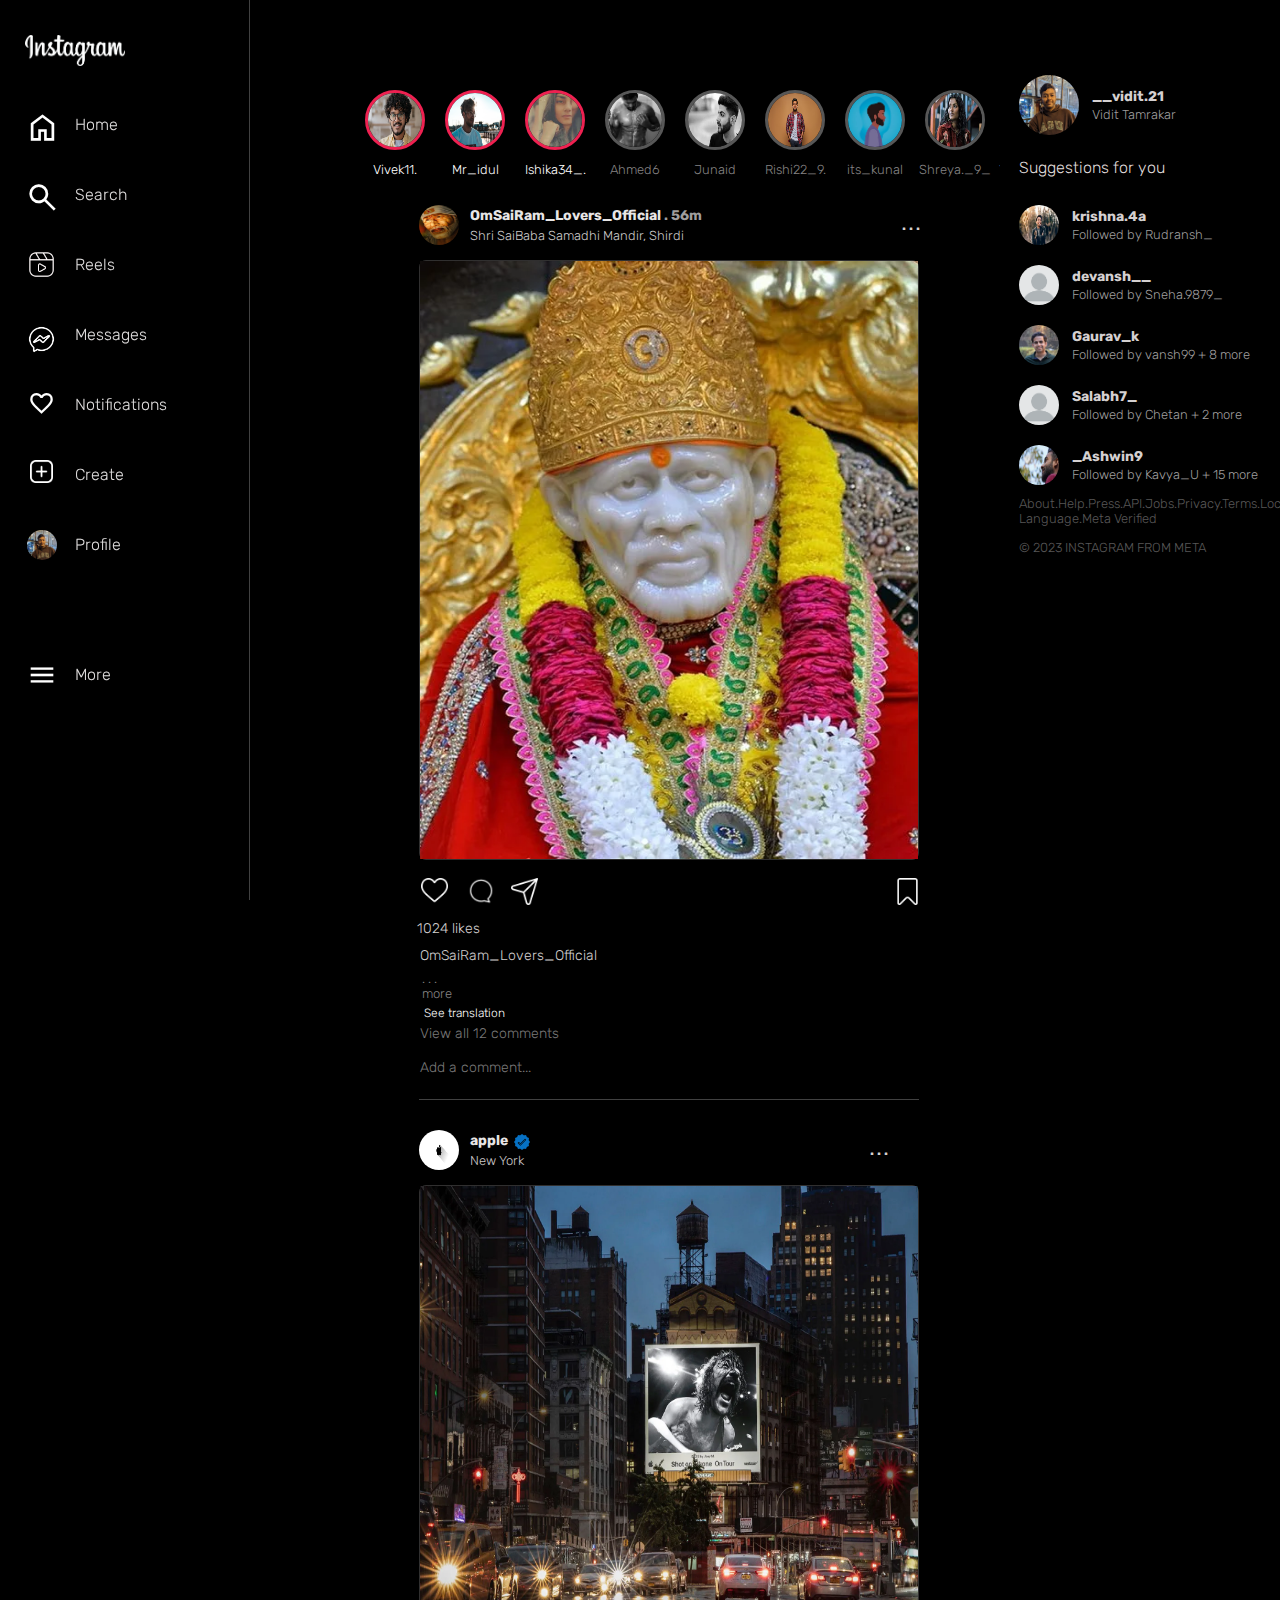
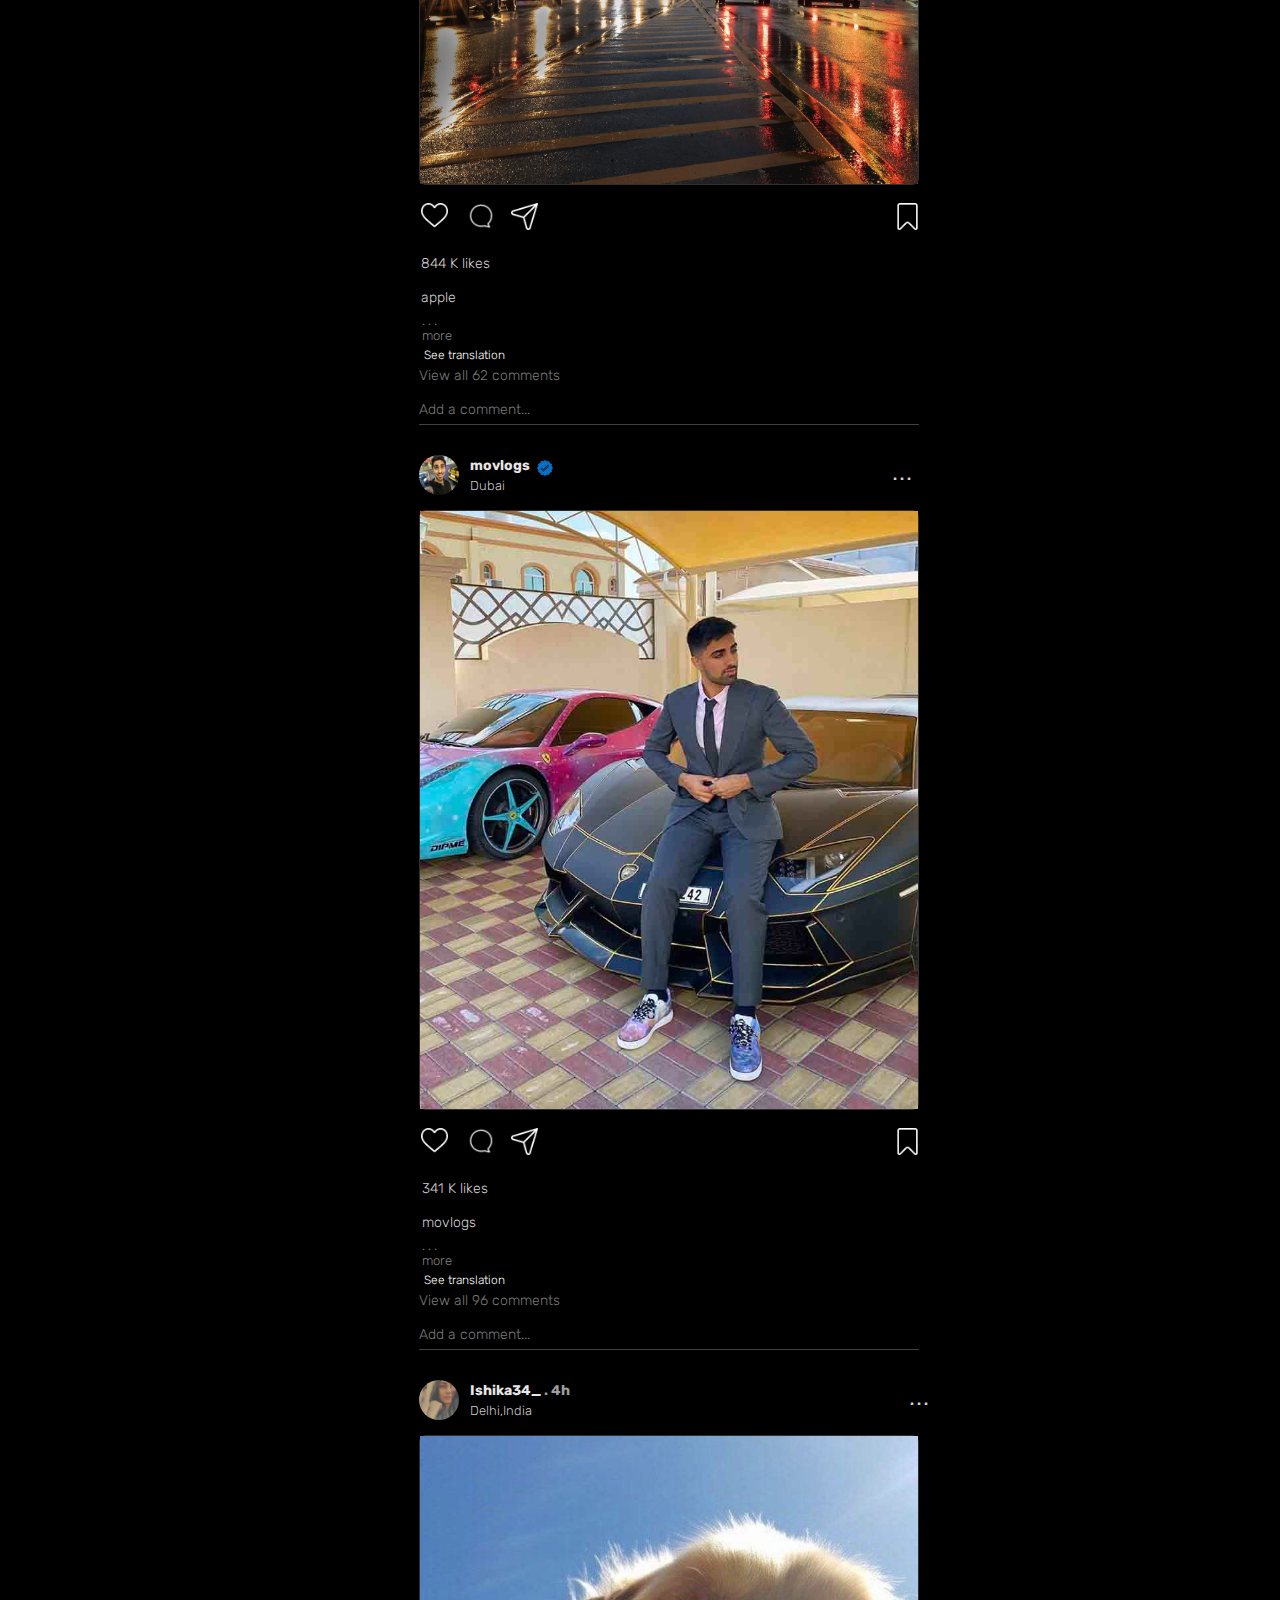
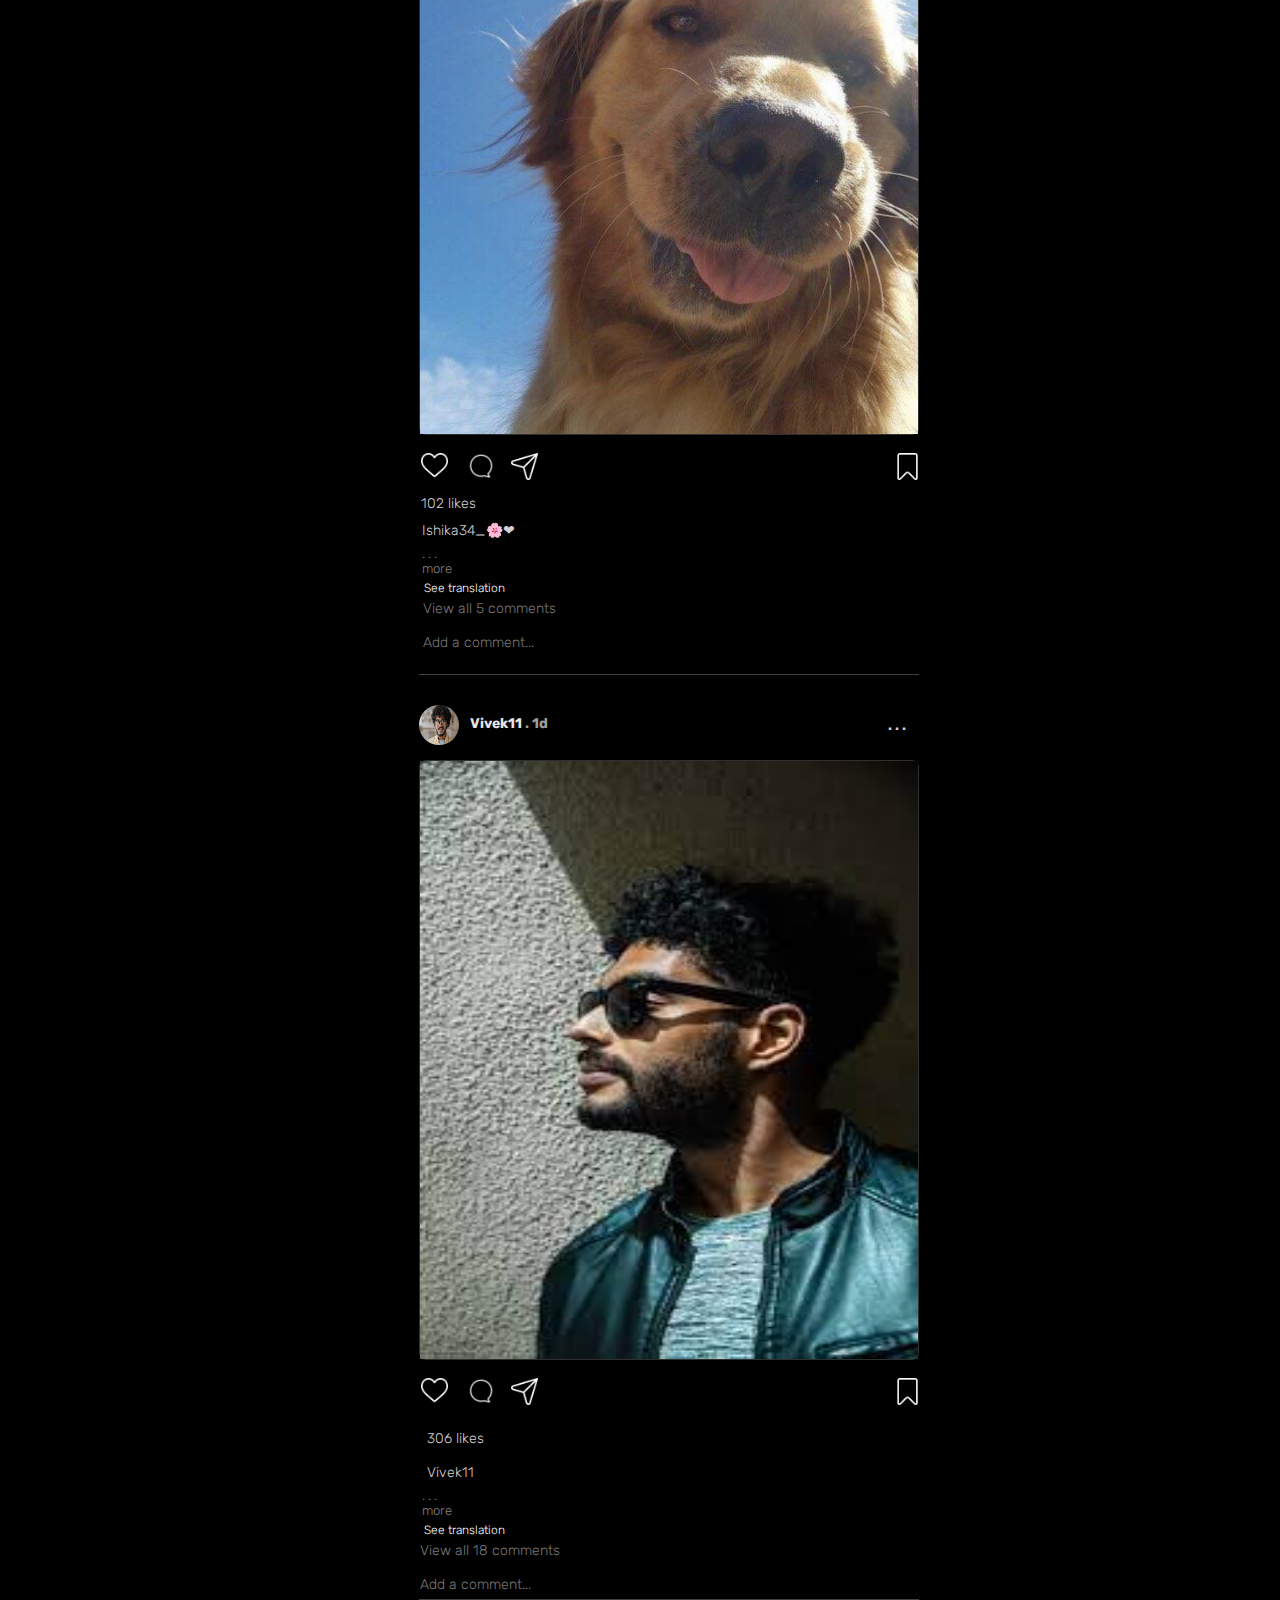
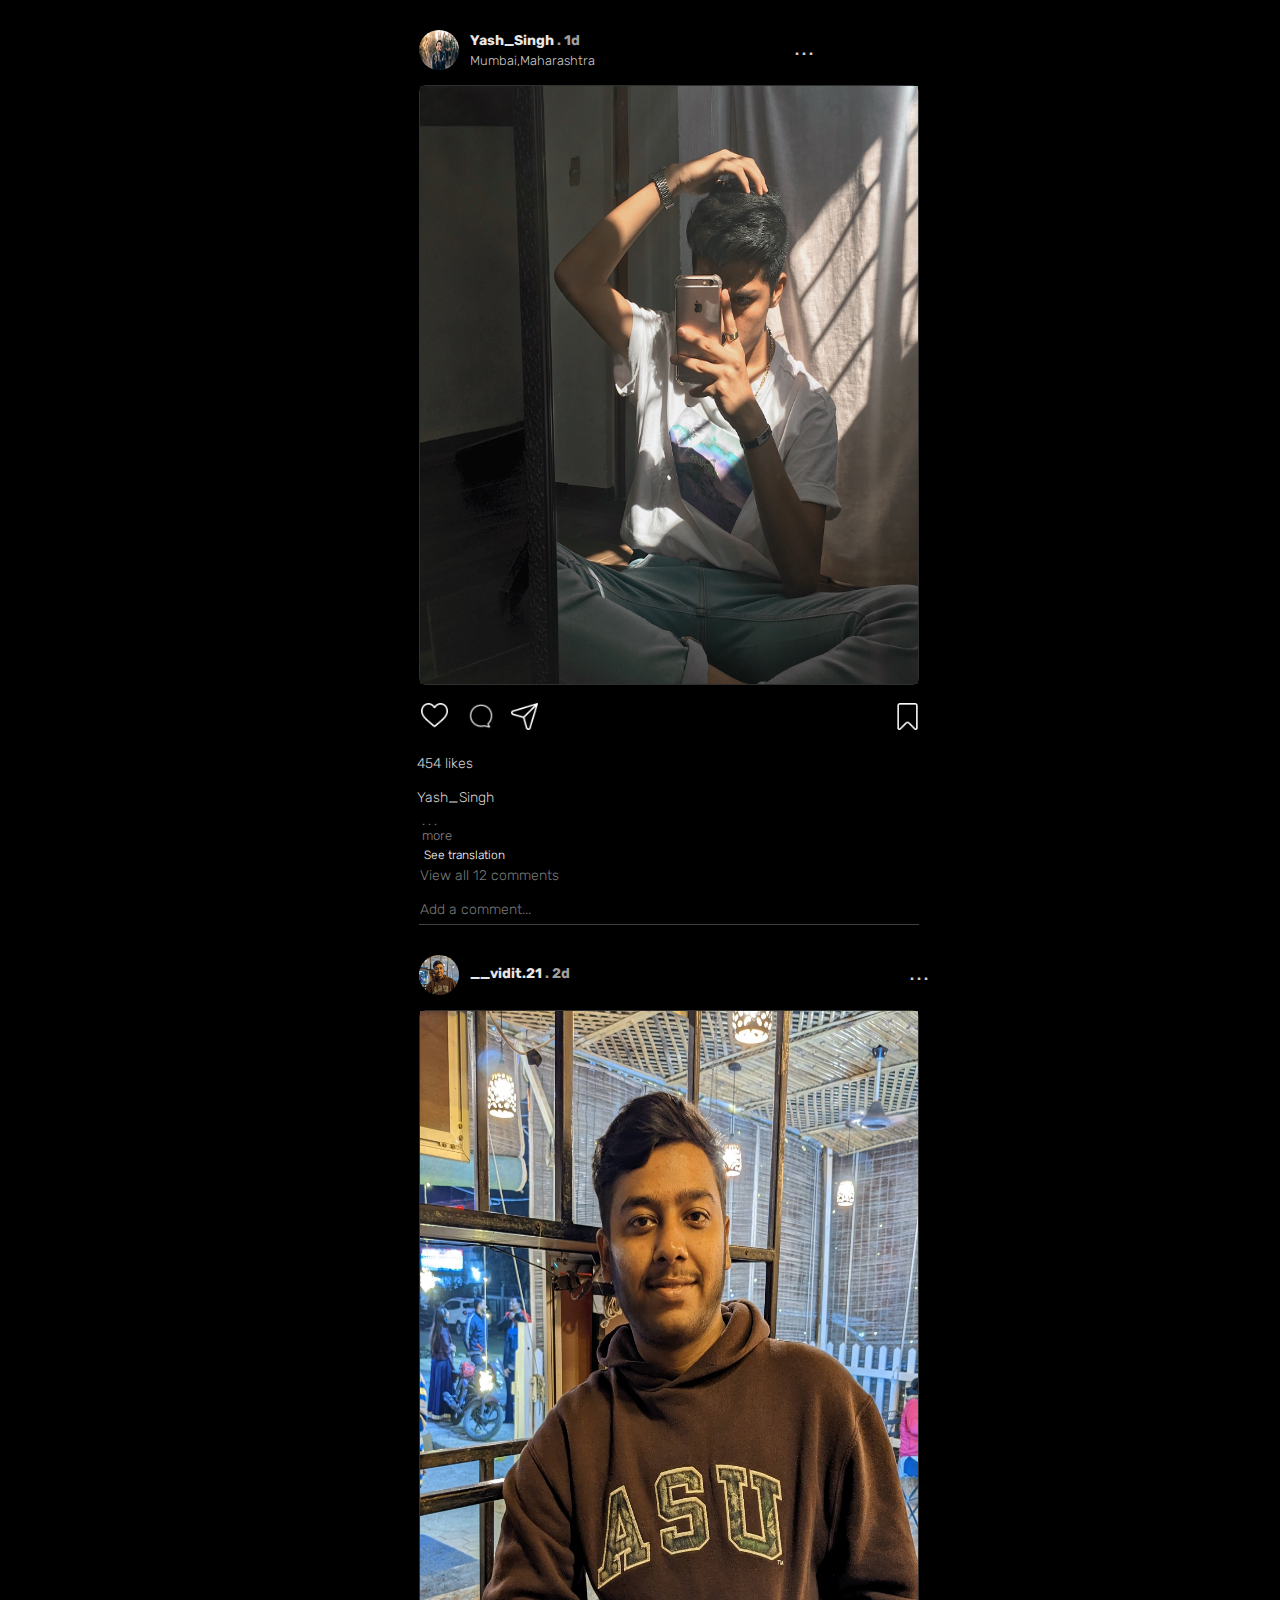
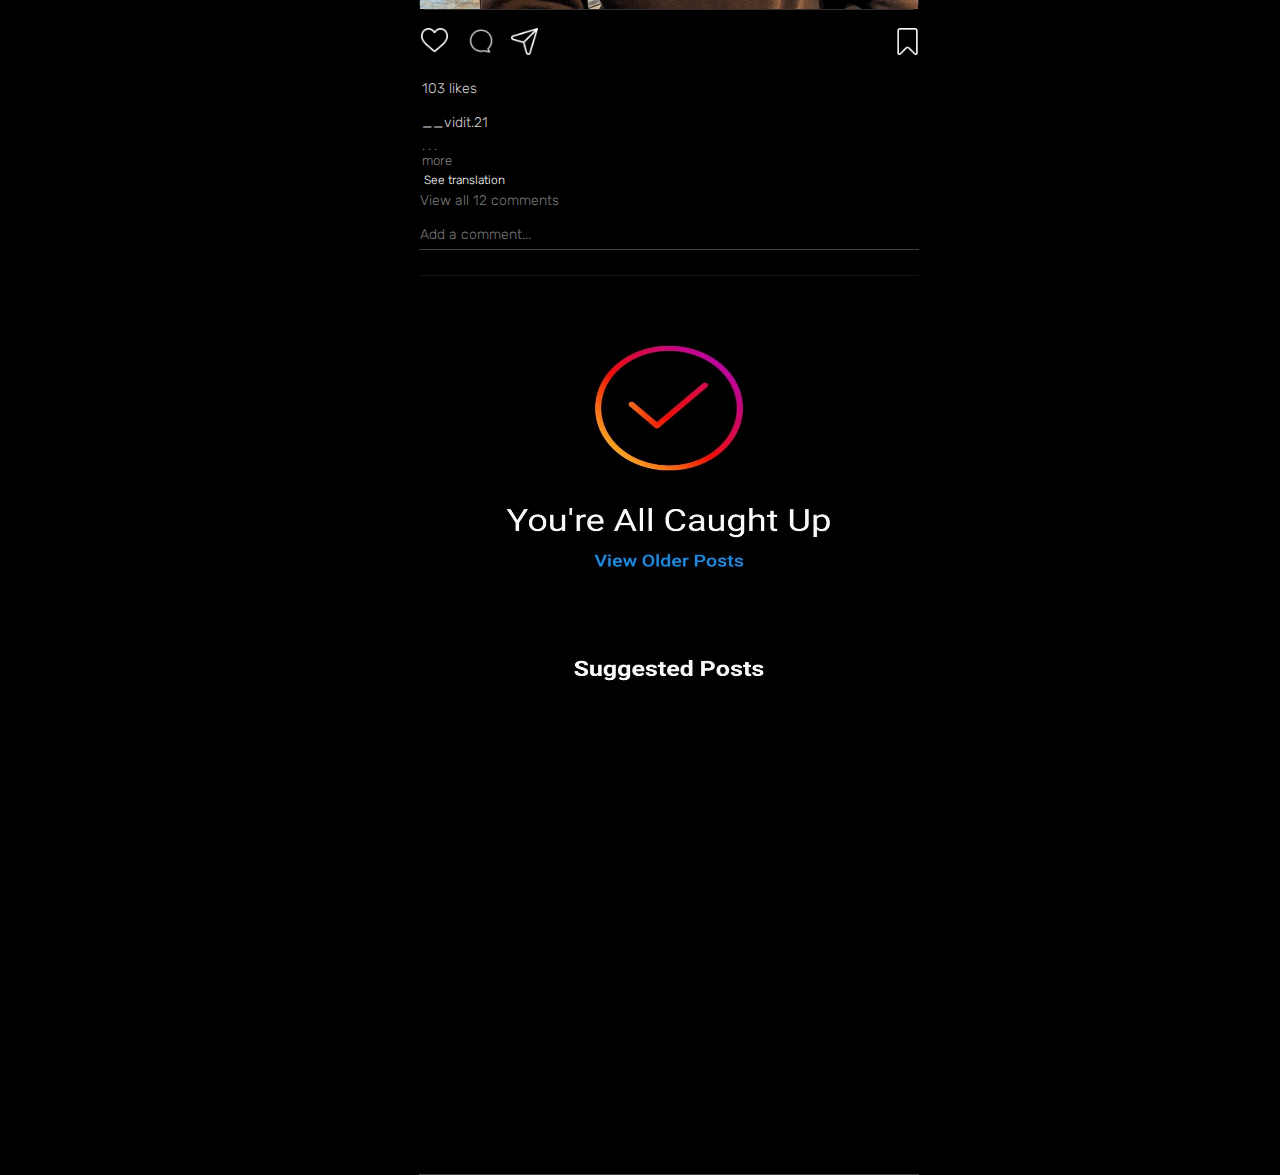
<file: index.html>
<!DOCTYPE html>
<html lang="en">
<head>
    <meta charset="UTF-8">
    <meta http-equiv="X-UA-Compatible" content="IE=edge">
    <meta name="viewport" content="width=device-width, initial-scale=1.0">
    <title>www.Instagram.in</title>
    <link rel="stylesheet" href="style.css">

    <link rel="stylesheet" href="https://fonts.googleapis.com/css2?family=Material+Symbols+Outlined:opsz,wght,FILL,GRAD@48,400,1,0" />
    <link rel="stylesheet" href="https://fonts.googleapis.com/css2?family=Material+Symbols+Outlined:opsz,wght,FILL,GRAD@48,400,1,0" />
    <link rel="stylesheet" href="https://fonts.googleapis.com/css2?family=Material+Symbols+Outlined:opsz,wght,FILL,GRAD@48,400,0,0" />
    <link rel="stylesheet" href="https://fonts.googleapis.com/css2?family=Material+Symbols+Outlined:opsz,wght,FILL,GRAD@40,500,0,0" />
    <link rel="stylesheet" href="https://cdnjs.cloudflare.com/ajax/libs/font-awesome/4.7.0/css/font-awesome.min.css">
    <link rel="stylesheet" media="screen and (max-width: 839px)" href="mob.css">
</head>
<body>
    <div class="main">
        <div class="blocking">
            
            <div id="side">
                <div class="icons top" id="instalogo">
                    <img src="images/instalogo.png" alt="">
                </div>
                <div class="icons mega">
                    <div class="pointx">
                        <span class="material-symbols-outlined" id="home">
                            home
                            </span>
                    </div>
                    <div class="pointy">
                        <h3>Home</h3>
                    </div>
                </div>
            <div class="icons mega">
                <div class="pointx">
                    <span class="material-symbols-outlined" id="search">
                        search
                        </span>
                </div>
                <div class="pointy">
                    <h3>Search</h3>
                </div>
            </div>
            <div class="icons mega">
                <div class="pointx" id="reel">
                    <img src="images/icons8-instagram-reels-50.png" alt="">
                </div>
                <div class="pointy">
                    <h3>Reels</h3>
                </div>
            </div>
            <div class="icons mega">
                <div class="pointx chaticon">
                    <img src="images/chaticon.jpg" alt="">
                </div>
                <div class="pointy">
                    <h3>Messages</h3>
                </div>
            </div>
            <div class="icons mega">
                <div class="pointx">
                    <span class="material-symbols-outlined" id="heart">
                        favorite
                        </span>
                </div>
                <div class="pointy">
                    <h3>Notifications</h3>
                </div>
            </div>
            <div class="icons mega">
                <div class="pointx" id="create">
                    <img src="images/more.png" alt="">
                </div>
                <div class="pointy">
                    <h3>Create</h3>
                </div>
            </div>
            <div class="icons mega" id="adminfile">
                <div class="pointx">
                    <div id="profile"> 
                        <img src="images/img13.jpg" alt="">
                    </div>
                </div>
                <div class="pointy">
                    <h3>Profile</h3>
                </div>
            </div>
            <div class="icons mega botty" id="instaset">
                <div class="pointx">
                    <span class="material-symbols-outlined" id="menu">
                        menu
                        </span>
                </div>
                <div class="pointy">
                    <h3>More</h3>
                </div>
            </div>
              
        </div>
        
    </div>
        
        <div id="content">

            <div id="story">
                <div class="box">
                    <div class="meristory">
                        <img src="images/img13.jpg" alt="">
                    </div>
                    
                </div>
                <div class="box">
                    <div class="meristory">
                        <img src="images/img1.jpg" alt="">
                    </div>
                    
                </div>
                <div class="box">
                    <div class="meristory">
                        <img src="images/img2.jpg" alt="">
                    </div>
                    
                </div>
                <div class="box">
                    <div class="meristory">
                        <img src="images/img3.avif" alt="">
                    </div>
                    
                </div>
                <div class="box">
                    <div class="meristory">
                        <img src="images/img4.jpg" alt="">
                    </div>
                    
                </div>
                <div class="box">
                    <div class="meristory">
                        <img src="images/img5.jpg" alt="">
                    </div>
                    
                </div>
                <div class="box">
                    <div class="meristory">
                        <img src="images/img6.jpg" alt="">
                    </div>
                    
                </div>
                <div class="box">
                    <div class="meristory">
                        <img src="images/img7.avif" alt="">
                    </div>
                    
                </div>
                <div class="box">
                    <div class="meristory your">
                        <img src="images/img8.jpg" alt="">
                    </div>
                    <h5 class="storyname bark" >Akshay2_N</h5>
                    
                </div>
                <div class="box">
                    <div class="meristory your">
                        <img src="images/img9.avif" alt="">
                    </div>
                   <h5 class="storyname bark"> Vivek11.</h5> 
                    
                </div>
                <div class="box">
                    <div class="meristory your">
                        <img src="images/img10.jpg" alt="">
                    </div>
                    <h5 class="storyname bark" >Mr_idul</h5>
                </div>
                <div class="box">
                    <div class="meristory your">
                        <img src="images/img11.webp" alt="">
                    </div>
                    <h5 class="storyname bark" >Ishika34_.</h5>
                </div>
                <div class="box">
                    <div class="meristory">
                        <img src="images/img12.jpg" alt="">
                    </div>
                    <h5 class="storyname">Ahmed6</h5>
                </div>
                <div class="box">
                    <div class="meristory">
                        <img src="images/img4.jpg" alt="">
                    </div>
                    <h5 class="storyname">Junaid</h5>
                </div>
                <div class="box">
                    <div class="meristory">
                        <img src="images/img7.avif" alt="">
                    </div>
                    <h5 class="storyname">Rishi22_9.</h5>
                </div>
                <div class="box">
                    <div class="meristory">
                        <img src="images/img6.jpg" alt="">
                    </div>
                    <h5 class="storyname">its_kunal</h5>
                </div>
                <div class="box">
                    <div class="meristory">
                        <img src="images/img2.jpg" alt="">
                    </div>
                    <h5 class="storyname">Shreya._9_</h5>
                </div>
                <div class="box">
                    <div class="meristory">
                        <img src="images/img1.jpg" alt="">
                    </div>
                    <h5 class="storyname">Yash_Singh</h5>
                </div>
                <div class="box">
                    <div class="meristory">
                        <img src="images/img10.jpg" alt="">
                    </div>
                    <h5 class="storyname">Ritvik711</h5>
                </div>
                <div class="box">
                    <div class="meristory">
                        <img src="images/img8.jpg" alt="">
                    </div>
                    <h5 class="storyname">Ani.Tr1</h5>
                </div>
                <div class="box">
                    <div class="meristory">
                        <img src="images/img6.jpg" alt="">
                    </div>
                    <h5 class="storyname">Uvraj_S</h5>
                </div>

                <div class="box">
                    <div class="meristory">
                        <img src="images/img11.webp" alt="">
                    </div>
                    <h5 class="storyname">Kavya_U.</h5>
                </div>
                <div class="box">
                    <div class="meristory">
                        <img src="images/img2.jpg" alt="">
                    </div>
                    <h5 class="storyname">Sneha.9827_</h5>
                </div>
                <div class="box">
                    <div class="meristory">
                        <img src="images/img1.jpg" alt="">
                    </div>
                    <h5 class="storyname">Aditya_1.</h5>
                </div>
                <div class="box">
                    <div class="meristory">
                        <img src="images/img10.jpg" alt="">
                    </div>
                    <h5 class="storyname">__Keshav</h5>
                </div>
                <div class="box">
                    <div class="meristory">
                        <img src="images/img8.jpg" alt="">
                    </div>
                    <h5 class="storyname">Eshan55_.2</h5>
                </div>

            </div>
            
            <div id="feed">
                <div id="posts">
                    
                    <div class="oop">
                        <div class="underpost">
                            <div class="ex">
                                <img src="images/sailogo.jpg" alt="">
                            </div> 
                            <div class="headline">
                                <h4 class="off">OmSaiRam_Lovers_Official <span class="ago">. 56m</span></h4>
                                <h5 class="sai">Shri SaiBaba Samadhi Mandir, Shirdi</h5>
                            </div>
                            <div class="Tdot">
                                <h4>. . .</h4>
                            </div>
                        </div>
                        <div class="underpost forum" id="dool">
                            <img src="images/saibaba.webp" alt="">
                        </div>
                        <div class="whiteheart">

                        </div>
                        <div class="underpost savin">
                            <div class="control dil">
                                <img src="images/heart.png" alt="" id="liked" onclick="show()">
                            </div>
                            <div class="control chit">
                                <img src="images/chat.png" alt="">
                            </div>
                            <div class="control">
                                <img src="images/send.png" alt="">
                            </div>
                            <div class="control web">
                                <img src="images/save-instagram.png" alt="">
                            </div>
                        </div>
                        <div class="underpost fully">
                            <h4 id="fifa">1024 likes</h4>
                            <h4 class="polo">OmSaiRam_Lovers_Official</h4>
                            <h5 class="murli">. . . <br>more</h5>
                            <h6 class="trans">See translation</h6>
                            <h4 class="dev">View all 12 comments <br><br> Add a comment...</h4>
                        </div>
                    </div>


                    <div class="oop">
                        <div class="underpost">
                            <div class="ex">
                                <img src="images/applelogo.jpg" alt="">
                            </div> 
                            <div class="headline">
                                <h4 class="off">apple</h4>
                                <h5 class="sai">New York</h5>
                            </div>
                            <div class="bluetick" id="appleblue">
                                <img src="images/correct.png" alt="">
                            </div>
                            <div class="Tdot pdot">
                                <h4>. . .</h4>
                            </div>
                        </div>
                        <div class="underpost forum" id="dooltwo">
                            <img src="images/iphone.webp" alt="">
                        </div>
                        <div class="whitehearttwo">
                            
                        </div>
                        <div class="underpost savin">
                            <div class="control dil">
                                <img src="images/heart.png" alt="" id="likedone" onclick="showone()">
                            </div>
                            <div class="control chit">
                                <img src="images/chat.png" alt="">
                            </div>
                            <div class="control">
                                <img src="images/send.png" alt="">
                            </div>
                            <div class="control web">
                                <img src="images/save-instagram.png" alt="">
                            </div>
                        </div>
                        <div class="underpost fully">
                            
                            <h4 class="polo" id="lambo">844 K likes <br> <br>apple</h4>
                            <h5 class="murli">. . . <br>more</h5>
                            <h6 class="trans">See translation</h6>
                            <h4 class="dev">View all 62 comments <br><br> Add a comment...</h4>
                        </div>
                    </div>




                    
                    <div class="oop">
                        <div class="underpost">
                            <div class="ex">
                                <img src="images/movlog.webp" alt="">
                            </div> 
                            <div class="headline">
                                <h4 class="off">movlogs</h4>
                                <h5 class="sai">Dubai</h5>
                            </div>
                            <div class="bluetick">
                                <img src="images/correct.png" alt="">
                            </div>
                            <div class="Tdot pdot">
                                <h4>. . .</h4>
                            </div>
                        </div>
                        <div class="underpost forum">
                            <img src="images/car.jpg" alt="">
                        </div>
                        <div class="underpost savin">
                            <div class="control dil">
                                <img src="images/heart.png" alt="" id="likedtwo" onclick="showtwo()">
                            </div>
                            <div class="control chit">
                                <img src="images/chat.png" alt="">
                            </div>
                            <div class="control">
                                <img src="images/send.png" alt="">
                            </div>
                            <div class="control web">
                                <img src="images/save-instagram.png" alt="">
                            </div>
                        </div>
                        <div class="underpost fully">
                            <h4 class="polo" id="lambo">341 K likes <br> <br>movlogs</h4>
                            <h5 class="murli">. . . <br>more</h5>
                            <h6 class="trans">See translation</h6>
                            <h4 class="dev">View all 96 comments <br><br> Add a comment...</h4>
                        </div>
                    </div>



                    <div class="oop">
                        <div class="underpost">
                            <div class="ex">
                                <img src="images/img11.webp" alt="">
                            </div> 
                            <div class="headline">
                                <h4 class="off">Ishika34_ <span class="ago">. 4h</span></h4>
                                <h5 class="sai">Delhi,India</h5>
                            </div>
                            <div class="Tdot pdot" >
                                <h4>. . .</h4>
                            </div>
                        </div>
                        <div class="underpost forum" id="doolthree">
                            <img src="images/doggy.png" alt="">
                        </div>
                        <div class="whiteheartthree">
                            
                        </div>
                        <div class="underpost savin">
                            <div class="control dil">
                                <img src="images/heart.png" alt="" id="likedthree" onclick="showthree()">
                            </div>
                            <div class="control chit">
                                <img src="images/chat.png" alt="">
                            </div>
                            <div class="control">
                                <img src="images/send.png" alt="">
                            </div>
                            <div class="control web">
                                <img src="images/save-instagram.png" alt="">
                            </div>
                        </div>
                        <div class="underpost fully">
                            <h4 id="fifathree">102 likes</h4>
                            <h4 class="polo" id="fool">Ishika34_🌸❤</h4>
                            <h5 class="murli">. . . <br>more</h5>
                            <h6 class="trans">See translation</h6>
                            <h4 class="dev">View all 5 comments <br><br> Add a comment...</h4>
                        </div>
                    </div>






                    <div class="oop">
                        <div class="underpost">
                            <div class="ex">
                                <img src="images/img9.avif" alt="">
                            </div> 
                            <div class="headline">
                                <h4 class="off">Vivek11 <span class="ago">. 1d</span></h4>
                                <h5 class="sai"></h5>
                            </div>
                            <div class="Tdot pdot">
                                <h4>. . .</h4>
                            </div>
                        </div>
                        <div class="underpost forum">
                            <img src="images/men1.jpg" alt="">
                        </div>
                        <div class="underpost savin">
                            <div class="control dil">
                                <img src="images/heart.png" alt="" id="likedfour" onclick="showfour()">
                            </div>
                            <div class="control chit">
                                <img src="images/chat.png" alt="">
                            </div>
                            <div class="control">
                                <img src="images/send.png" alt="">
                            </div>
                            <div class="control web">
                                <img src="images/save-instagram.png" alt="">
                            </div>
                        </div>
                        <div class="underpost fully">
                            <h4 class="polo" id="lambo">306 likes <br> <br>Vivek11</h4>
                            <h5 class="murli">. . . <br>more</h5>
                            <h6 class="trans">See translation</h6>
                            <h4 class="dev">View all 18 comments <br><br> Add a comment...</h4>
                        </div>
                    </div>




                   
                    <div class="oop">
                        <div class="underpost">
                            <div class="ex">
                                <img src="images/img1.jpg" alt="">
                            </div> 
                            <div class="headline">
                                <h4 class="off">Yash_Singh <span class="ago">. 1d</span></h4>
                                <h5 class="sai">Mumbai,Maharashtra</h5>
                            </div>
                            <div class="Tdot">
                                <h4>. . .</h4>
                            </div>
                        </div>
                        <div class="underpost forum">
                            <img src="images/men2.jpg" alt="">
                        </div>
                        <div class="underpost savin">
                            <div class="control dil">
                                <img src="images/heart.png" alt="" id="likedfive" onclick="showfive()">
                            </div>
                            <div class="control chit">
                                <img src="images/chat.png" alt="">
                            </div>
                            <div class="control">
                                <img src="images/send.png" alt="">
                            </div>
                            <div class="control web">
                                <img src="images/save-instagram.png" alt="">
                            </div>
                        </div>
                        <div class="underpost fully">
                            <h4 class="polo" id="lambo">454 likes <br> <br>Yash_Singh</h4>
                            <h5 class="murli">. . . <br>more</h5>
                            <h6 class="trans">See translation</h6>
                            <h4 class="dev">View all 12 comments <br><br> Add a comment...</h4>
                        </div>
                    </div>



                    <div class="oop">
                        <div class="underpost">
                            <div class="ex">
                                <img src="images/img13.jpg" alt="">
                            </div> 
                            <div class="headline">
                                <h4 class="off">__vidit.21 <span class="ago">. 2d</span></h4>
                                <h5 class="sai"></h5>
                            </div>
                            <div class="Tdot pdot">
                                <h4>. . .</h4>
                            </div>
                        </div>
                        <div class="underpost forum">
                            <img src="images/img13.jpg" alt="">
                        </div>
                        <div class="underpost savin">
                            <div class="control dil">
                                <img src="images/heart.png" alt="" id="likedsix" onclick="showsix()">
                            </div>
                            <div class="control chit">
                                <img src="images/chat.png" alt="">
                            </div>
                            <div class="control">
                                <img src="images/send.png" alt="">
                            </div>
                            <div class="control web">
                                <img src="images/save-instagram.png" alt="">
                            </div>
                        </div>
                        <div class="underpost fully">
                            <h4 class="polo" id="lambo">103 likes <br> <br>__vidit.21</h4>
                            <h5 class="murli">. . . <br>more</h5>
                            <h6 class="trans">See translation</h6>
                            <h4 class="dev">View all 12 comments <br><br> Add a comment...</h4>
                        </div>
                    </div>


                    <div class="oop" id="caughtup">
                      <div id="honey">
                        <img src="images/caught.jpeg" alt="">
                      </div>  
                    

                      <div id="logout">
                        <div class="kk">
                            <div class="cola">
                                <svg xmlns="http://www.w3.org/2000/svg" width="20" height="20" fill="currentColor" class="bi bi-gear-wide" viewBox="0 0 16 16">
                                    <path d="M8.932.727c-.243-.97-1.62-.97-1.864 0l-.071.286a.96.96 0 0 1-1.622.434l-.205-.211c-.695-.719-1.888-.03-1.613.931l.08.284a.96.96 0 0 1-1.186 1.187l-.284-.081c-.96-.275-1.65.918-.931 1.613l.211.205a.96.96 0 0 1-.434 1.622l-.286.071c-.97.243-.97 1.62 0 1.864l.286.071a.96.96 0 0 1 .434 1.622l-.211.205c-.719.695-.03 1.888.931 1.613l.284-.08a.96.96 0 0 1 1.187 1.187l-.081.283c-.275.96.918 1.65 1.613.931l.205-.211a.96.96 0 0 1 1.622.434l.071.286c.243.97 1.62.97 1.864 0l.071-.286a.96.96 0 0 1 1.622-.434l.205.211c.695.719 1.888.03 1.613-.931l-.08-.284a.96.96 0 0 1 1.187-1.187l.283.081c.96.275 1.65-.918.931-1.613l-.211-.205a.96.96 0 0 1 .434-1.622l.286-.071c.97-.243.97-1.62 0-1.864l-.286-.071a.96.96 0 0 1-.434-1.622l.211-.205c.719-.695.03-1.888-.931-1.613l-.284.08a.96.96 0 0 1-1.187-1.186l.081-.284c.275-.96-.918-1.65-1.613-.931l-.205.211a.96.96 0 0 1-1.622-.434L8.932.727zM8 12.997a4.998 4.998 0 1 1 0-9.995 4.998 4.998 0 0 1 0 9.996z"/>
                                  </svg>
                            </div>
                            <div class="cola ch">
                                <h4>Settings</h4>
                            </div>
                            <div class="cola ekta">
                                <h3>&gt;</h3>
                            </div>
                        </div>
                        <div class="kk">
                            <div class="cola">
                                <svg xmlns="http://www.w3.org/2000/svg" width="20" height="20" fill="currentColor" class="bi bi-clock-history" viewBox="0 0 16 16">
                                    <path d="M8.515 1.019A7 7 0 0 0 8 1V0a8 8 0 0 1 .589.022l-.074.997zm2.004.45a7.003 7.003 0 0 0-.985-.299l.219-.976c.383.086.76.2 1.126.342l-.36.933zm1.37.71a7.01 7.01 0 0 0-.439-.27l.493-.87a8.025 8.025 0 0 1 .979.654l-.615.789a6.996 6.996 0 0 0-.418-.302zm1.834 1.79a6.99 6.99 0 0 0-.653-.796l.724-.69c.27.285.52.59.747.91l-.818.576zm.744 1.352a7.08 7.08 0 0 0-.214-.468l.893-.45a7.976 7.976 0 0 1 .45 1.088l-.95.313a7.023 7.023 0 0 0-.179-.483zm.53 2.507a6.991 6.991 0 0 0-.1-1.025l.985-.17c.067.386.106.778.116 1.17l-1 .025zm-.131 1.538c.033-.17.06-.339.081-.51l.993.123a7.957 7.957 0 0 1-.23 1.155l-.964-.267c.046-.165.086-.332.12-.501zm-.952 2.379c.184-.29.346-.594.486-.908l.914.405c-.16.36-.345.706-.555 1.038l-.845-.535zm-.964 1.205c.122-.122.239-.248.35-.378l.758.653a8.073 8.073 0 0 1-.401.432l-.707-.707z"/>
                                    <path d="M8 1a7 7 0 1 0 4.95 11.95l.707.707A8.001 8.001 0 1 1 8 0v1z"/>
                                    <path d="M7.5 3a.5.5 0 0 1 .5.5v5.21l3.248 1.856a.5.5 0 0 1-.496.868l-3.5-2A.5.5 0 0 1 7 9V3.5a.5.5 0 0 1 .5-.5z"/>
                                  </svg>
                            </div>
                            <div class="cola ch">
                                <h4>Your activity</h4>
                            </div>
                            <div class="cola ekta">
                                <h3>&gt;</h3>
                            </div>
                        </div>



                        <div class="kk">
                            <div class="cola">
                                <svg xmlns="http://www.w3.org/2000/svg" width="20" height="20" fill="currentColor" class="bi bi-bookmark" viewBox="0 0 16 16">
                                    <path d="M2 2a2 2 0 0 1 2-2h8a2 2 0 0 1 2 2v13.5a.5.5 0 0 1-.777.416L8 13.101l-5.223 2.815A.5.5 0 0 1 2 15.5V2zm2-1a1 1 0 0 0-1 1v12.566l4.723-2.482a.5.5 0 0 1 .554 0L13 14.566V2a1 1 0 0 0-1-1H4z"/>
                                  </svg>
                            </div>
                            <div class="cola ch">
                                <h4>Saved</h4>
                            </div>
                            <div class="cola ekta">
                                <h3>&gt;</h3>
                            </div>
                        </div>


                        <div class="kk">
                            <div class="cola">
                                <svg xmlns="http://www.w3.org/2000/svg" width="20" height="20" fill="currentColor" class="bi bi-moon" viewBox="0 0 16 16">
                                    <path d="M6 .278a.768.768 0 0 1 .08.858 7.208 7.208 0 0 0-.878 3.46c0 4.021 3.278 7.277 7.318 7.277.527 0 1.04-.055 1.533-.16a.787.787 0 0 1 .81.316.733.733 0 0 1-.031.893A8.349 8.349 0 0 1 8.344 16C3.734 16 0 12.286 0 7.71 0 4.266 2.114 1.312 5.124.06A.752.752 0 0 1 6 .278zM4.858 1.311A7.269 7.269 0 0 0 1.025 7.71c0 4.02 3.279 7.276 7.319 7.276a7.316 7.316 0 0 0 5.205-2.162c-.337.042-.68.063-1.029.063-4.61 0-8.343-3.714-8.343-8.29 0-1.167.242-2.278.681-3.286z"/>
                                  </svg>
                            </div>
                                <div class="cola ch">
                                    <h4>Switch appearence</h4>
                                </div>
                                <div class="cola ekta">
                                    <h3>&gt;</h3>
                                </div>
                           </div>



                           <div class="kk">
                            <div class="cola">
                                <svg xmlns="http://www.w3.org/2000/svg" width="20" height="20" fill="currentColor" class="bi bi-exclamation-square" viewBox="0 0 16 16">
                                    <path d="M14 1a1 1 0 0 1 1 1v12a1 1 0 0 1-1 1H2a1 1 0 0 1-1-1V2a1 1 0 0 1 1-1h12zM2 0a2 2 0 0 0-2 2v12a2 2 0 0 0 2 2h12a2 2 0 0 0 2-2V2a2 2 0 0 0-2-2H2z"/>
                                    <path d="M7.002 11a1 1 0 1 1 2 0 1 1 0 0 1-2 0zM7.1 4.995a.905.905 0 1 1 1.8 0l-.35 3.507a.552.552 0 0 1-1.1 0L7.1 4.995z"/>
                                  </svg>
                            </div>
                            <div class="cola ch">
                                <h4>Report a problem</h4>
                            </div>
                            <div class="cola ekta">
                                <h3>&gt;</h3>
                            </div>
                           </div>
                           <hr class="line" id="mota">


                           <div class="kk">
                            <div class="cola ch">
                                <h4>Switch accounts</h4>
                            </div>
                            <div class="cola ekta">
                                <h3>&gt;</h3>
                            </div>
                           </div>


                           <hr class="line" id="patla">



                           <div class="kk">                 
                            <div class="cola ch">
                                <h4>Log out</h4>
                            </div>
                            <div class="cola ekta">
                                <h3>&gt;</h3>
                            </div>
                           </div> 
                        
                          <div>
                            <svg xmlns="http://www.w3.org/2000/svg" width="18" height="18" fill="rgb(45, 45, 45)" class="bi bi-caret-down-fill" id="down" viewBox="0 0 16 16">
                                <path d="M7.247 11.14 2.451 5.658C1.885 5.013 2.345 4 3.204 4h9.592a1 1 0 0 1 .753 1.659l-4.796 5.48a1 1 0 0 1-1.506 0z"/>
                              </svg>
                          </div>








                   </div>
                           
         </div>
 </div>



                <div id="suggest">
                    <div class="khand" id="eee">
                        <div id="fr">
                            <img src="images/img13.jpg" alt="">
                        </div>
                        <div class="yyy">
                            <h4>__vidit.21</h4>
                            <h5 class="newt">Vidit Tamrakar</h5>
                        </div>
                        <div class="zzz">
                            <h6>Switch</h6>
                        </div>
                    </div>
                    <div class="khand">
                        <div>
                            <h3>Suggestions for you</h3>
                        </div>
                        <div class="zzz">
                            <h6 id="seeall">See All</h6>
                        </div>
                    </div>
                    <div class="khand">
                        <div class="subox">
                            <img src="images/img1.jpg" alt="">
                        </div>
                        <div class="yyy">
                            <h4>krishna.4a</h4>
                            <h5 class="newt">Followed by Rudransh_</h5>
                        </div>
                        <div class="zzz">
                            <h6>Follow</h6>
                        </div>
                    </div>
                    <div class="khand">
                        <div class="subox">
                            <img src="images/user.webp" alt="">
                        </div>
                        <div class="yyy">
                            <h4>devansh__</h4>
                            <h5 class="newt">Followed by Sneha.9879_</h5>
                        </div>
                        <div class="zzz">
                            <h6>Follow</h6>
                        </div>
                    </div>
                    <div class="khand">
                        <div class="subox">
                            <img src="images/img3.avif" alt="">
                        </div>
                        <div class="yyy">
                            <h4>Gaurav_k</h4>
                            <h5 class="newt">Followed by vansh99 + 8 more</h5>
                        </div>
                        <div class="zzz">
                            <h6>Follow</h6>
                        </div>
                    </div>
                    <div class="khand">
                        <div class="subox">
                            <img src="images/user.webp" alt="">
                        </div>
                        <div class="yyy">
                            <h4>Salabh7_</h4>
                            <h5 class="newt">Followed by Chetan + 2 more</h5>
                        </div>
                        <div class="zzz">
                            <h6>Follow</h6>
                        </div>
                    </div>
                    <div class="khand">
                        <div class="subox">
                            <img src="images/img5.jpg" alt="">
                        </div>
                        <div class="yyy">
                            <h4>_Ashwin9</h4>
                            <h5 class="newt">Followed by Kavya_U + 15 more</h5>
                        </div>
                        <div class="zzz">
                            <h6>Follow</h6>
                        </div>
                    </div>
                    <div class="khand">
                        <div>
                            <p id="footer">About.Help.Press.API.Jobs.Privacy.Terms.Locations. <br>Language.Meta Verified</p>
                            <h5 class="oldt">&#169; 2023 INSTAGRAM FROM META</h5>
                        </div>
                    </div>
                </div>

            </div>
        </div>
        
    </div>




    <script src="script.js"></script>
</body>
</html>
</file>
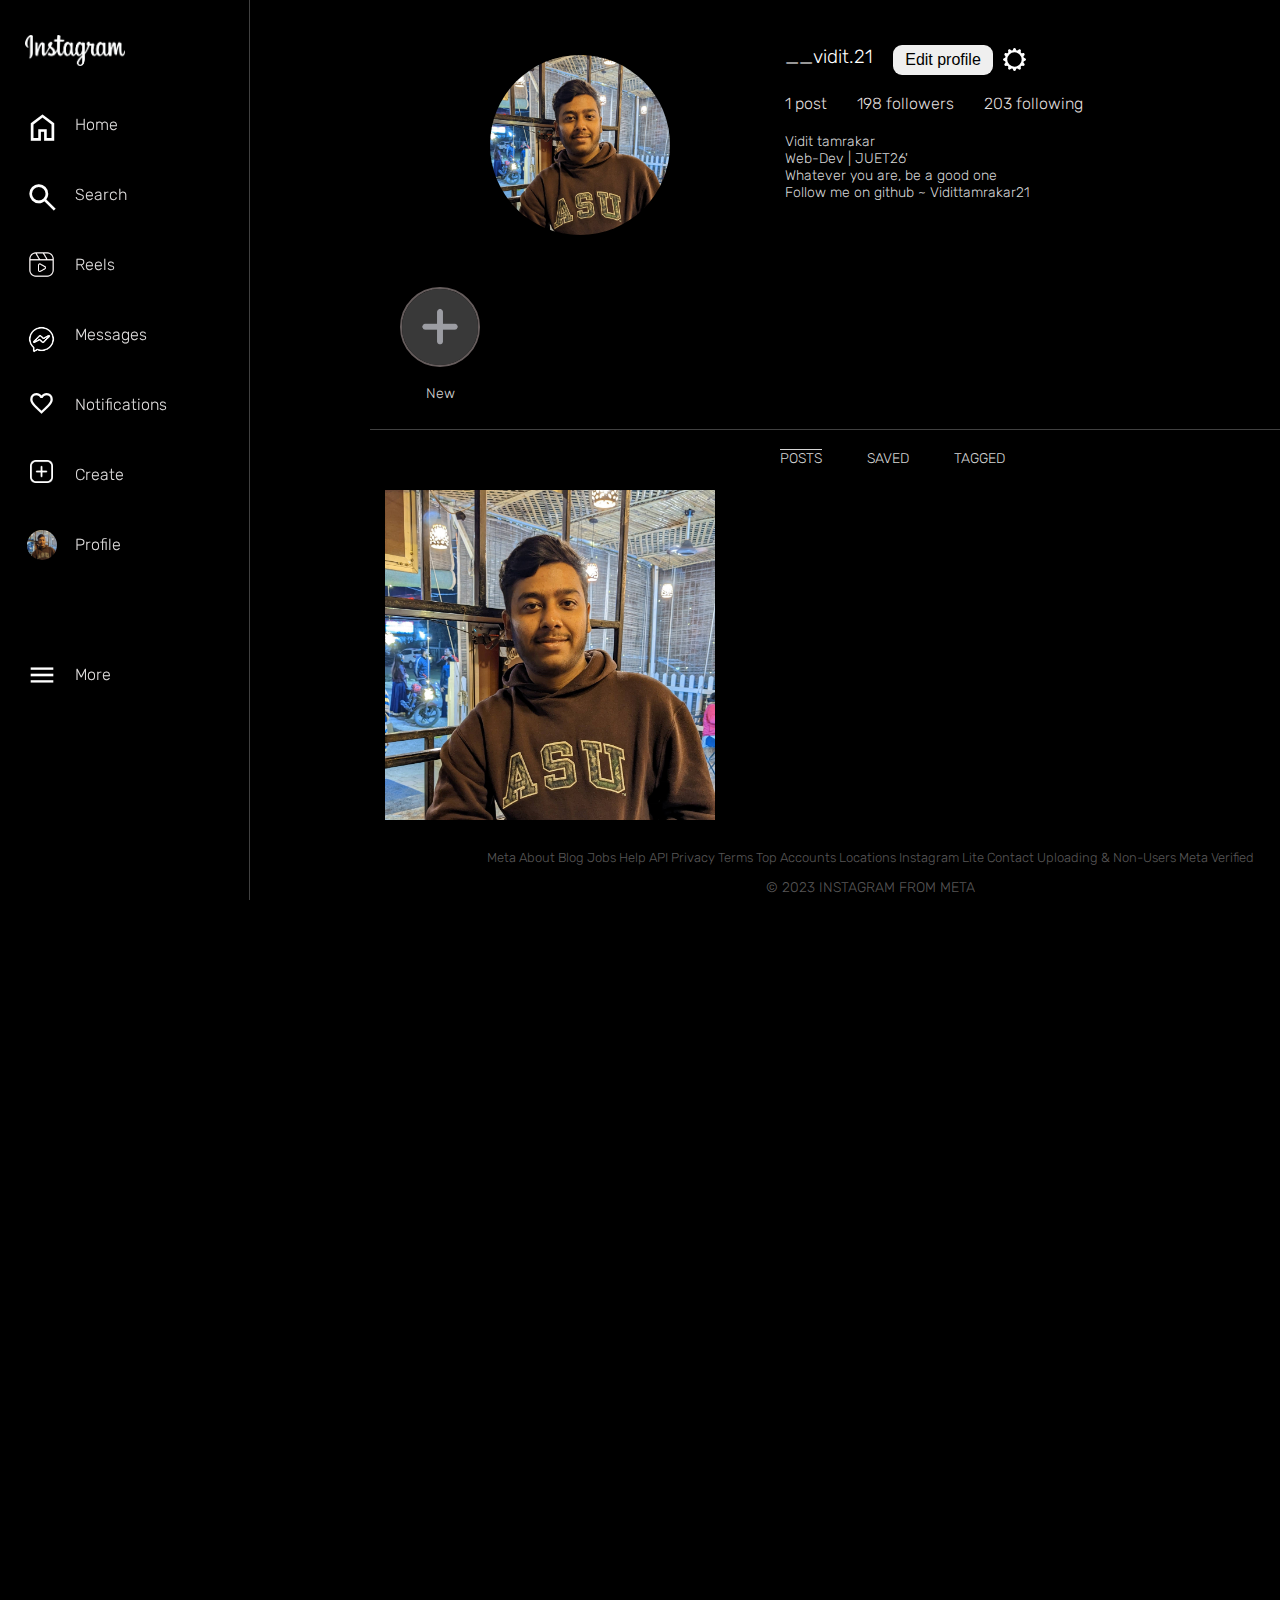
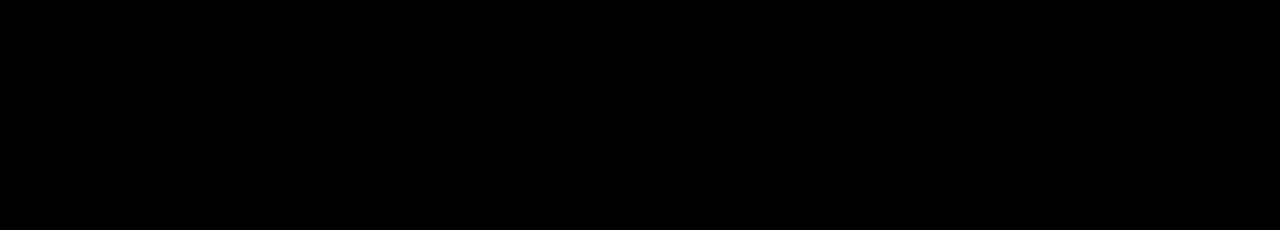
<file: profile.html>
<!DOCTYPE html>
<html lang="en">
<head>
    <meta charset="UTF-8">
    <meta http-equiv="X-UA-Compatible" content="IE=edge">
    <meta name="viewport" content="width=device-width, initial-scale=1.0">
    <title>www.Instagram.in</title>
    <link rel="stylesheet" href="profile.css">

    <link rel="stylesheet" href="https://fonts.googleapis.com/css2?family=Material+Symbols+Outlined:opsz,wght,FILL,GRAD@48,400,1,0" />
    <link rel="stylesheet" href="https://fonts.googleapis.com/css2?family=Material+Symbols+Outlined:opsz,wght,FILL,GRAD@48,400,1,0" />
    <link rel="stylesheet" href="https://fonts.googleapis.com/css2?family=Material+Symbols+Outlined:opsz,wght,FILL,GRAD@48,400,0,0" />
    <link rel="stylesheet" href="https://fonts.googleapis.com/css2?family=Material+Symbols+Outlined:opsz,wght,FILL,GRAD@40,500,0,0" />
    <link rel="stylesheet" href="https://cdnjs.cloudflare.com/ajax/libs/font-awesome/4.7.0/css/font-awesome.min.css">
    <link rel="stylesheet" media="screen and (max-width: 839px)" href="mobpro.css">
</head>
<body>
    <div class="main">
        <div class="blocking">
            
            <div id="side">
                <div class="icons top" id="instalogo">
                    <img src="images/instalogo.png" alt="">
                </div>
                <div class="icons mega" id="item">
                    <div class="pointx">
                        <span class="material-symbols-outlined" id="home">
                            home
                            </span>
                    </div>
                    <div class="pointy" id="ghar">
                       <a href="index.html"><h3>Home</h3></a>
                    </div>
                </div>
            <div class="icons mega">
                <div class="pointx">
                    <span class="material-symbols-outlined" id="search">
                        search
                        </span>
                </div>
                <div class="pointy">
                    <h3>Search</h3>
                </div>
            </div>
            <div class="icons mega">
                <div class="pointx" id="reel">
                    <img src="images/icons8-instagram-reels-50.png" alt="">
                </div>
                <div class="pointy">
                    <h3>Reels</h3>
                </div>
            </div>
            <div class="icons mega">
                <div class="pointx chaticon">
                    <img src="images/chaticon.jpg" alt="">
                </div>
                <div class="pointy">
                    <h3>Messages</h3>
                </div>
            </div>
            <div class="icons mega">
                <div class="pointx">
                    <span class="material-symbols-outlined" id="heart">
                        favorite
                        </span>
                </div>
                <div class="pointy">
                    <h3>Notifications</h3>
                </div>
            </div>
            <div class="icons mega">
                <div class="pointx" id="create">
                    <img src="images/more.png" alt="">
                </div>
                <div class="pointy">
                    <h3>Create</h3>
                </div>
            </div>
            <div class="icons mega" id="adminfile">
                <div class="pointx">
                    <div id="profile"> 
                        <img src="images/img13.jpg" alt="">
                    </div>
                </div>
                <div class="pointy">
                    <h3>Profile</h3>
                </div>
            </div>
            <div class="icons mega botty" id="instaset">
                <div class="pointx">
                    <span class="material-symbols-outlined" id="menu">
                        menu
                        </span>
                </div>
                <div class="pointy">
                    <h3>More</h3>
                </div>
            </div>
              
        </div>
        
    </div>
        
        <div id="content">

            <div id="story">
                
               <div class="trouble" id="dp">
                <div id="gobhi">
                    <img src="images/img13.jpg" alt="">
                </div>
               </div>

               <div class="trouble" id="dpcontent">
                <div class="qu">
                 <h2>__vidit.21</h2>
                 <button>Edit profile</button>
                 <div>
                    <svg xmlns="http://www.w3.org/2000/svg" width="23" height="23" fill="currentColor" class="bi bi-gear-wide" id="set" viewBox="0 0 16 16">
                        <path d="M8.932.727c-.243-.97-1.62-.97-1.864 0l-.071.286a.96.96 0 0 1-1.622.434l-.205-.211c-.695-.719-1.888-.03-1.613.931l.08.284a.96.96 0 0 1-1.186 1.187l-.284-.081c-.96-.275-1.65.918-.931 1.613l.211.205a.96.96 0 0 1-.434 1.622l-.286.071c-.97.243-.97 1.62 0 1.864l.286.071a.96.96 0 0 1 .434 1.622l-.211.205c-.719.695-.03 1.888.931 1.613l.284-.08a.96.96 0 0 1 1.187 1.187l-.081.283c-.275.96.918 1.65 1.613.931l.205-.211a.96.96 0 0 1 1.622.434l.071.286c.243.97 1.62.97 1.864 0l.071-.286a.96.96 0 0 1 1.622-.434l.205.211c.695.719 1.888.03 1.613-.931l-.08-.284a.96.96 0 0 1 1.187-1.187l.283.081c.96.275 1.65-.918.931-1.613l-.211-.205a.96.96 0 0 1 .434-1.622l.286-.071c.97-.243.97-1.62 0-1.864l-.286-.071a.96.96 0 0 1-.434-1.622l.211-.205c.719-.695.03-1.888-.931-1.613l-.284.08a.96.96 0 0 1-1.187-1.186l.081-.284c.275-.96-.918-1.65-1.613-.931l-.205.211a.96.96 0 0 1-1.622-.434L8.932.727zM8 12.997a4.998 4.998 0 1 1 0-9.995 4.998 4.998 0 0 1 0 9.996z"/>
                      </svg>
                 </div>

                </div>
                <div class="qu kilo" >
                    <h3 class="well">1 post</h3>
                    <h3 class="well">198 followers</h3>
                    <h3 class="well">203 following</h3>
                </div>
                <div class="qu text" >
                    <h5 id="ram">Vidit tamrakar</h5>
                    <h5>Web-Dev | JUET26'</h5>
                    <h5>Whatever you are, be a good one</h5>
                    <h5>Follow me on github ~ Vidittamrakar21</h5>
                </div>
               </div>

               <div class="box">
                <div class="meristory">
                    <img src="images/add (1).png" alt="">
                </div>
                <h5 id="jbp">New</h5>
            </div>
                 
            <div id="tag">
                
                <h5 id="posttag">POSTS</h5>
                <h5>SAVED</h5>
                <h5>TAGGED</h5>
            </div>

            <div id="copy">
                <p id="footer">Meta
                    About
                    Blog
                    Jobs
                    Help
                    API
                    Privacy
                    Terms
                    Top Accounts
                    Locations
                    Instagram Lite
                    Contact Uploading & Non-Users
                    Meta Verified</p>
                    <center>

                        <h5 class="oldt">&#169; 2023 INSTAGRAM FROM META</h5>
                    </center>

            </div>
                    
            </div>
            
            <div id="feed">
                <div id="posts">
                    
                    <div id="master">
                        <img src="images/img13.jpg" alt="">
                    </div>
                    

                      <div id="logout">
                        <div class="kk">
                            <div class="cola">
                                <svg xmlns="http://www.w3.org/2000/svg" width="20" height="20" fill="currentColor" class="bi bi-gear-wide" viewBox="0 0 16 16">
                                    <path d="M8.932.727c-.243-.97-1.62-.97-1.864 0l-.071.286a.96.96 0 0 1-1.622.434l-.205-.211c-.695-.719-1.888-.03-1.613.931l.08.284a.96.96 0 0 1-1.186 1.187l-.284-.081c-.96-.275-1.65.918-.931 1.613l.211.205a.96.96 0 0 1-.434 1.622l-.286.071c-.97.243-.97 1.62 0 1.864l.286.071a.96.96 0 0 1 .434 1.622l-.211.205c-.719.695-.03 1.888.931 1.613l.284-.08a.96.96 0 0 1 1.187 1.187l-.081.283c-.275.96.918 1.65 1.613.931l.205-.211a.96.96 0 0 1 1.622.434l.071.286c.243.97 1.62.97 1.864 0l.071-.286a.96.96 0 0 1 1.622-.434l.205.211c.695.719 1.888.03 1.613-.931l-.08-.284a.96.96 0 0 1 1.187-1.187l.283.081c.96.275 1.65-.918.931-1.613l-.211-.205a.96.96 0 0 1 .434-1.622l.286-.071c.97-.243.97-1.62 0-1.864l-.286-.071a.96.96 0 0 1-.434-1.622l.211-.205c.719-.695.03-1.888-.931-1.613l-.284.08a.96.96 0 0 1-1.187-1.186l.081-.284c.275-.96-.918-1.65-1.613-.931l-.205.211a.96.96 0 0 1-1.622-.434L8.932.727zM8 12.997a4.998 4.998 0 1 1 0-9.995 4.998 4.998 0 0 1 0 9.996z"/>
                                  </svg>
                            </div>
                            <div class="cola ch">
                                <h4>Settings</h4>
                            </div>
                            <div class="cola ekta">
                                <h3>&gt;</h3>
                            </div>
                        </div>
                        <div class="kk">
                            <div class="cola">
                                <svg xmlns="http://www.w3.org/2000/svg" width="20" height="20" fill="currentColor" class="bi bi-clock-history" viewBox="0 0 16 16">
                                    <path d="M8.515 1.019A7 7 0 0 0 8 1V0a8 8 0 0 1 .589.022l-.074.997zm2.004.45a7.003 7.003 0 0 0-.985-.299l.219-.976c.383.086.76.2 1.126.342l-.36.933zm1.37.71a7.01 7.01 0 0 0-.439-.27l.493-.87a8.025 8.025 0 0 1 .979.654l-.615.789a6.996 6.996 0 0 0-.418-.302zm1.834 1.79a6.99 6.99 0 0 0-.653-.796l.724-.69c.27.285.52.59.747.91l-.818.576zm.744 1.352a7.08 7.08 0 0 0-.214-.468l.893-.45a7.976 7.976 0 0 1 .45 1.088l-.95.313a7.023 7.023 0 0 0-.179-.483zm.53 2.507a6.991 6.991 0 0 0-.1-1.025l.985-.17c.067.386.106.778.116 1.17l-1 .025zm-.131 1.538c.033-.17.06-.339.081-.51l.993.123a7.957 7.957 0 0 1-.23 1.155l-.964-.267c.046-.165.086-.332.12-.501zm-.952 2.379c.184-.29.346-.594.486-.908l.914.405c-.16.36-.345.706-.555 1.038l-.845-.535zm-.964 1.205c.122-.122.239-.248.35-.378l.758.653a8.073 8.073 0 0 1-.401.432l-.707-.707z"/>
                                    <path d="M8 1a7 7 0 1 0 4.95 11.95l.707.707A8.001 8.001 0 1 1 8 0v1z"/>
                                    <path d="M7.5 3a.5.5 0 0 1 .5.5v5.21l3.248 1.856a.5.5 0 0 1-.496.868l-3.5-2A.5.5 0 0 1 7 9V3.5a.5.5 0 0 1 .5-.5z"/>
                                  </svg>
                            </div>
                            <div class="cola ch">
                                <h4>Your activity</h4>
                            </div>
                            <div class="cola ekta">
                                <h3>&gt;</h3>
                            </div>
                        </div>



                        <div class="kk">
                            <div class="cola">
                                <svg xmlns="http://www.w3.org/2000/svg" width="20" height="20" fill="currentColor" class="bi bi-bookmark" viewBox="0 0 16 16">
                                    <path d="M2 2a2 2 0 0 1 2-2h8a2 2 0 0 1 2 2v13.5a.5.5 0 0 1-.777.416L8 13.101l-5.223 2.815A.5.5 0 0 1 2 15.5V2zm2-1a1 1 0 0 0-1 1v12.566l4.723-2.482a.5.5 0 0 1 .554 0L13 14.566V2a1 1 0 0 0-1-1H4z"/>
                                  </svg>
                            </div>
                            <div class="cola ch">
                                <h4>Saved</h4>
                            </div>
                            <div class="cola ekta">
                                <h3>&gt;</h3>
                            </div>
                        </div>


                        <div class="kk">
                            <div class="cola">
                                <svg xmlns="http://www.w3.org/2000/svg" width="20" height="20" fill="currentColor" class="bi bi-moon" viewBox="0 0 16 16">
                                    <path d="M6 .278a.768.768 0 0 1 .08.858 7.208 7.208 0 0 0-.878 3.46c0 4.021 3.278 7.277 7.318 7.277.527 0 1.04-.055 1.533-.16a.787.787 0 0 1 .81.316.733.733 0 0 1-.031.893A8.349 8.349 0 0 1 8.344 16C3.734 16 0 12.286 0 7.71 0 4.266 2.114 1.312 5.124.06A.752.752 0 0 1 6 .278zM4.858 1.311A7.269 7.269 0 0 0 1.025 7.71c0 4.02 3.279 7.276 7.319 7.276a7.316 7.316 0 0 0 5.205-2.162c-.337.042-.68.063-1.029.063-4.61 0-8.343-3.714-8.343-8.29 0-1.167.242-2.278.681-3.286z"/>
                                  </svg>
                            </div>
                                <div class="cola ch">
                                    <h4>Switch appearence</h4>
                                </div>
                                <div class="cola ekta">
                                    <h3>&gt;</h3>
                                </div>
                           </div>



                           <div class="kk">
                            <div class="cola">
                                <svg xmlns="http://www.w3.org/2000/svg" width="20" height="20" fill="currentColor" class="bi bi-exclamation-square" viewBox="0 0 16 16">
                                    <path d="M14 1a1 1 0 0 1 1 1v12a1 1 0 0 1-1 1H2a1 1 0 0 1-1-1V2a1 1 0 0 1 1-1h12zM2 0a2 2 0 0 0-2 2v12a2 2 0 0 0 2 2h12a2 2 0 0 0 2-2V2a2 2 0 0 0-2-2H2z"/>
                                    <path d="M7.002 11a1 1 0 1 1 2 0 1 1 0 0 1-2 0zM7.1 4.995a.905.905 0 1 1 1.8 0l-.35 3.507a.552.552 0 0 1-1.1 0L7.1 4.995z"/>
                                  </svg>
                            </div>
                            <div class="cola ch">
                                <h4>Report a problem</h4>
                            </div>
                            <div class="cola ekta">
                                <h3>&gt;</h3>
                            </div>
                           </div>
                           <hr class="line" id="mota">


                           <div class="kk">
                            <div class="cola ch">
                                <h4>Switch accounts</h4>
                            </div>
                            <div class="cola ekta">
                                <h3>&gt;</h3>
                            </div>
                           </div>


                           <hr class="line" id="patla">



                           <div class="kk">                 
                            <div class="cola ch">
                                <h4>Log out</h4>
                            </div>
                            <div class="cola ekta">
                                <h3>&gt;</h3>
                            </div>
                           </div> 
                        
                          <div>
                            <svg xmlns="http://www.w3.org/2000/svg" width="18" height="18" fill="rgb(45, 45, 45)" class="bi bi-caret-down-fill" id="down" viewBox="0 0 16 16">
                                <path d="M7.247 11.14 2.451 5.658C1.885 5.013 2.345 4 3.204 4h9.592a1 1 0 0 1 .753 1.659l-4.796 5.48a1 1 0 0 1-1.506 0z"/>
                              </svg>
                          </div>








                   </div>
                           
         </div>
 </div>



                <div id="suggest">
                    
                </div>

            </div>
        </div>
        
    </div>




    <script src="script.js">
       
       const item = document.getElementById("item");
       item.addEventListener("click",(i) =>{
        window.location = "index.html"

       })
       
    </script>
</body>
</html>
</file>
<file: style.css>
@import url('https://fonts.googleapis.com/css2?family=Rubik&display=swap');


*{
    margin: 0;
    padding: 0;
    box-sizing: border-box;
}
html {
    scroll-behavior: smooth;
  }
body{
    user-select: none;
    background-color: black;
    color: white;
    font-family: 'Rubik', sans-serif;
}

.main{
    height: 100%;
   /* border: 2px solid red;*/
    display: flex;
}

.blocking{
    height: 100vh;
    width: 250px;
    display: block;
    position: fixed;
}

#side{
    display: flex;
    flex-direction: column;
    align-items: center;
    border-right: 1px solid rgb(65, 65, 65);
    height: 100vh;
    width: 250px;
    position: sticky;
    user-select: none;
}

.icons{
    
    
    width: 150px;
    height: 60px;
    margin-left: -50px;
    margin-bottom: 10px;
}

.icons:hover{
    background-color: rgba(60, 59, 59, 0.534);
    border-radius: 15px;
    width: 180px;
    
    cursor: pointer;
}

.top{ 
    margin-top: 35px;
}

.top:hover{
    background-color: black;
    width: 150px;
}
.top img{
    height: 31px;
    width: 100px;
}

#story{
    display: flex;
    align-items: flex-end;
    justify-content: center;
    margin-top: 50px;  
    height: 150px;
    width: 650px;
    margin-left: 350px;
    overflow-x: auto;
    text-align: center;
}
h5{
    font-size: 13px;
    font-weight: lighter;
    margin-top: -20px;
    color: rgb(133, 131, 131);
}

#story::-webkit-scrollbar{
    width: 0;
}

.box{
    display: flex;
    align-items: center;
    justify-content: center;
    flex-direction: column;
    text-align: center;
    min-width: 80px;
    width: 80px;
    height: 80px;
    line-height: 80px;
    margin-top: 60px;
    
    margin-bottom: 10px;
    margin-left: 0px;
}

.meristory{
    min-width: 60px;
    width: 60px;
    line-height: 60px;
    height: 60px;
    border: 3px solid rgb(87, 87, 87);
    border-radius: 50px;
}

.meristory img{
    height: 100%;
    width: 100%;
    border-radius: 30px;
}

.box .your{
     border: 3px solid rgb(238, 33, 81);
    
}

.bark{
    color: white;
}

#content{
    /*border: 2px solid green;*/
    height: 100vh;
    width: 100%;
}

#feed{
    display: flex;
    /*border: 2px solid rgb(225, 255, 0);*/
    height: 100vh;
    width: 100%;
}

#posts{
    display: flex;
    flex-direction: column;
    align-items: center;
    height: 100vh;
    width: 550px;
    /*border: 2px solid white;*/
    margin-left: 400px;
}

#posts .oop{

    width: 500px;
    min-height: 900px;
    height: 900px;
    border-bottom: 1px solid rgb(65, 65, 65);
    margin-bottom: 25px;
}

#posts .oop .underpost{
    display: flex;
    align-items: center;
    width: 500px;
    height: 50px;
    cursor: pointer;
    /*border: 2px solid orangered;*/
}

.underpost .ex{
    
    height: 40px;
    width: 40px;
}

.underpost .ex img{
    border-radius: 50px;
    height: 100%;
    width: 100%;
}

#caughtup{
    width: 300px;
    min-height: 500px;
    height: 500px;
    
    
}

#honey{
    width: 500px;
    min-height: 420px;
    height: 420px;
}
#honey img{
    width: 100%;
    height: 100%;
}

.sai{
    margin-top: 4px;
    color: rgb(203, 200, 200);
}
.off{
    color: rgb(231, 229, 229);
}
.ago{
    color: rgb(159, 157, 157);
}

.headline{
    margin-left: 11px;
}

.Tdot{
    position: relative;
    left: 200px;
    color: white;
    font-size: 16px;
}

.pdot{
    left: 340px;
}

#appleblue{
    margin-left: -10px;
    margin-top: -12px;
}

#fool{
    margin-left: -80px;
}
#posts .oop .forum{
    margin-top: 10px;
    width: 500px;
    height: 600px;
    border: 1px solid rgb(48, 47, 47);
    border-radius: 7px;
}


#posts .oop .forum img{
    width: 100%;
    height: 100%;
    
}

.underpost .control{
    height: 35px;
    width: 35px;
    /*border: 2px solid red;*/
    margin: 5px;
}
.underpost .control img{
    height: 27px;
    width: 27x;
  
}

.underpost .chit img{
    margin-bottom: 9px;
    height: 30px;
    width: 30px;
}
.underpost .chit{
    margin-bottom: 9px;
   
}
.underpost .web{
    position: relative;
    left: 338px;
    
   
}

#lambo{
    margin-left: -107px;
}

.bluetick{
    margin-top: -10px;
    margin-left: 7px;
}
.fully{
    display: flex;
    flex-direction: column;
    margin-left: -160px;
}

.murli{
    margin-top: 7px;
    margin-left: -143px;
}

.trans{
    color: white;
    margin-top: 5px;
    margin-left: -89px;
}

.dev{
    color: rgb(121, 120, 120);
    font-weight: lighter;
    margin-top: 5px;
    margin-left: -38px;
}

.polo{
    margin-top: 10px;
    font-weight: lighter;
}

#fifa{
    margin-left: -120px;
    font-weight: lighter;
}
#fifathree{
    margin-left: -120px;
    font-weight: lighter;
}
.savin{
    display: flex;
    align-items: center;
    margin-left: -3px;
    margin-top: 10px;
}
#suggest{
    display: flex;
    flex-direction: column;
    align-items: center;
    justify-content: center;
    position: relative;
    left: 70px;
    top: -130px;
    height: 500px;
    width: 350px;
    
    cursor: pointer;
}

#suggest .khand{
    display: flex;
    align-items: center;

    width: 320px;
    height: 50px;
    margin-bottom: 10px;
    
    cursor: pointer;
}

.khand .subox{
    height: 40px;
    width: 40px;
}

.khand .subox img{
    height: 100%;
    width: 100%;
    border-radius: 50px;
}

.newt{
    margin-top: 2px;
}
#eee{
    display: flex;

}

#fr{
    height: 60px;
    width: 60px;
}

#fr img{
    height: 100%;
    width: 100%;
    border-radius: 50px;
}

.yyy{
    margin-left: 13px;
}
h4{
    
    font-size: 14px;
    color: rgb(212, 208, 208);
}

.newt{
    color: rgb(159, 157, 157);
}
.oldt{
    color: rgb(88, 87, 87);
    margin-top: 14px;
    
}
#footer{
    font-size: 13px;
    font-weight: lighter;
    color: rgb(88, 87, 87);
    margin-bottom: 10px;

}

.zzz{
    position: absolute;
    right: 28px;
}

h6{
    font-size: 12px;
    font-weight: lighter;
    color: rgb(34, 147, 246);
}

h6:hover{
    color: white;
}

#seeall{
    color: white;
}
#seeall:hover{
    color: rgb(88, 87, 87);
}
.mega{
    display: flex;
    align-items: center;
    justify-content: center;
}
.pointx{

    height: 50px;
    width: 50px;
}

.pointy{
    
    width: 100px;
    height: 50px;
}

.botty{
    margin-top: 60px;
}

.icons .chaticon img{
 width: 39px;
 height: 39px;
 margin-left: -3px;
}

#profile{
    width: 30px;
    height: 30px;
    margin-left: 2px;
}
#profile img{
    width: 100%;
    height: 100%;
    border-radius: 50px;
}

#home{
    
    font-size: 35px;

}

#search{
    font-size: 35px;
}

#reel img{
    height: 29px;
    width: 29px;
    margin-left: 2px;
}

#heart{
    font-size: 27px;
    margin-left: 3px;
}

#create img{
    height: 23px;
    width: 23px;
    margin-left: 5px;
}

#menu{
    font-size: 30px;
    margin-left: 2px;
}

h3{
    margin-top: 5px;
    font-size: 16px;
    font-weight: lighter;
    color: rgb(224, 222, 222);
}

#logout{
    display: flex;
    flex-direction: column;
    align-items: center;
    justify-content: center;
    position: fixed;
    top: 220px;
    left: 20px;
    height: 400px;
    width: 270px;
    border-radius: 14px;
    background-color: rgb(45, 45, 45);
    display: none;
    
}

#logout h4{
    color: rgb(237, 235, 235);
    font-weight: lighter;
}
#logout h3{
    color: rgb(159, 157, 157);
    
}

#logout .kk{
    user-select: none;
    display: flex;
    align-items: center;
    width: 260px;
    height: 50px;
    margin-top: 10px;
    margin-bottom: 5px;
    /*border: 2px solid white;*/
    border-radius: 7px;
    
}
#logout .kk:hover{
    background-color: rgba(88, 87, 87, 0.83);
    cursor: pointer;
}

.kk .cola{
    margin-left: 10px;
    height: 25px;
    width: 25px;
   
}

.kk .ekta{
    position: absolute;
    right: 20px;
}

.kk .ch{
    width: 150px;
}

#down{
    position: relative;
    top: 18px;
    left: -100px;
}

#mota{
    width: 270px;
    height: 9px;
    background-color: rgba(76, 75, 75, 0.91);
    border: none;
}

#patla{
    width: 270px;
    border: 1px solid rgba(76, 75, 75, 0.91);
}

.whiteheart{
    position: absolute;
    bottom: 100px;
    left: 615px;
}
.whiteheart img{
    animation: heartgrow 1.2s ease-in;
    -webkit-animation: heartgrow 1.2s ease-in;
}
.whitehearttwo{
    position: absolute;
    top: 1450px;
    left: 615px;
}
.whitehearttwo img{
    animation: heartgrow 1.2s ease-in;
    -webkit-animation: heartgrow 1.2s ease-in;
}
.whiteheartthree{
    position: absolute;
    top: 3300px;
    left: 615px;
}
.whiteheartthree img{
    animation: heartgrow 1.2s ease-in;
    -webkit-animation: heartgrow 1.2s ease-in;
}

@keyframes heartgrow {
    25%{
        opacity: 0.8;
    }

    50%{
        
        opacity: 0.6;
    }

    75%{
        opacity: 0.2;
    }
    100%{
        opacity: 0;
    }

}
</file>
<file: mob.css>
@import url('https://fonts.googleapis.com/css2?family=Rubik&display=swap');


*{
    margin: 0;
    padding: 0;
    box-sizing: border-box;
}
body{
    user-select: none;
    background-color: black;
    color: white;
    font-family: 'Rubik', sans-serif;
}

.main{
    height: 100%;
    width: 390px;
   /* border: 2px solid red;*/
    display: flex;
    
}

.blocking{
    height: 70px;
    width: 390px;
    display: block;
    position: fixed;
    transform: rotate(360deg);
    
    bottom: -10px;
    
    background-color: black;
    border-top: 1px solid rgb(133, 131, 131);
}

#side{
    
    transform: rotate(360deg);
    display: flex;
    flex-direction: row;
    align-items: center;
    background-color: black;
    height: 70px;
    width: 390px;
    position: sticky;
    user-select: none;
}

.icons{
    
    
    width: 150px;
    height: 60px;
    margin-left: -50px;
    margin-bottom: 10px;
}

.icons:hover{
    
    background-color: rgba(0, 0, 0, 0);
    border-radius: 100px;
    
    cursor: pointer;
}

.top{ 
    margin-top: 35px;
    margin-bottom: 20px;
    width: 150px;
    height: 150px;
}

.top:hover{
    background-color: black;
    width: 150px;
}
.top img{
    height: 30px;
    width: 100px;
}

#story{
    display: flex;
    align-items: flex-end;
    justify-content: center;
    margin-top: -70px;  
    height: 100px;
    width: 350px;
    margin-left: 350px;
    overflow-x: auto;
    text-align: center;
    
}
h5{
    font-size: 10px;
    font-weight: lighter;
    margin-top: -10px;
    margin-left: -1px;
    color: rgb(133, 131, 131);
}

#story::-webkit-scrollbar{
    width: 0;
}

.box{
    display: flex;
    align-items: center;
    justify-content: center;
    flex-direction: column;
    text-align: center;
    min-width: 60px;
    width: 60px;
    height: 60px;
    line-height: 60px;
    
    margin-bottom: 10px;
    margin-left: 0px;
}

.meristory{
    margin-top: 30px;
    min-width: 50px;
    width: 50px;
    line-height: 50px;
    height: 50px;
    border: 3px solid rgb(87, 87, 87);
    border-radius: 50px;
}

.meristory img{
    height: 100%;
    width: 100%;
    border-radius: 50px;
}

.box .your{
     border: 3px solid rgb(238, 33, 81);
    
}

.bark{
    color: white;
}

#content{
    /*border: 2px solid green;*/
    margin-top: 100px;
    margin-left: -320px;
    height: 100vh;
    width: 100%;
}

#feed{
    display: flex;
    /*border: 2px solid rgb(225, 255, 0);*/
    height: 100vh;
    width: 100%;
}

#posts{
    display: flex;
    flex-direction: column;
    align-items: center;
    height: 100vh;
    width: 450px;
    /*border: 2px solid white;*/
    margin-left: 365px;
}

#posts .oop{

    width: 250px;
    min-height: 400px;
    height: 400px;
    border-bottom: 1px solid rgb(65, 65, 65);
    margin-bottom: 300px;
}

#posts .oop .underpost{
    display: flex;
    align-items: center;
    width: 490px;
    height: 50px;
    cursor: pointer;
    /*border: 2px solid orangered;*/
}

.underpost .ex{
    
    height: 32px;
    width: 32px;
}

.underpost .ex img{
    border-radius: 50px;
    height: 100%;
    width: 100%;
}

#caughtup{
    margin-top: 70px;
    margin-left: 30px;
    width: 200px;
    min-height: 70px;
    height: 70px;
    
    
}

#honey{
    width: 200px;
    min-height: 70px;
    height: 200px;
}
#honey img{
    width: 100%;
    height: 100%;
}

.sai{
    margin-top: 4px;
    color: rgb(203, 200, 200);
}
.off{
    color: rgb(231, 229, 229);
}
.ago{
    color: rgb(159, 157, 157);
}

.headline{
    margin-left: 11px;
}

.Tdot{
    position: relative;
    left: 25px;
    transform: rotate(90deg);
    color: white;
    font-size: 16px;
}

.pdot{
    left: 120px;
}

#appleblue{
    margin-left: -10px;
    margin-top: -12px;
}

#fool{
    margin-left: -80px;
}
#posts .oop .forum{
    margin-top: 10px;
    width: 250px;
    height: 400px;
    border: 1px solid rgb(48, 47, 47);
    border-radius: 7px;
}


#posts .oop .forum img{
    width: 100%;
    height: 100%;
    
}

.underpost .control{
    height: 35px;
    width: 35px;
    /*border: 2px solid red;*/
    margin: 2px;
}
.underpost .control img{
    height: 20px;
    width: 20x;
  
}

.underpost .chit img{
    margin-bottom: 9px;
    height: 26px;
    width: 26px;
}
.underpost .chit{
    margin-bottom: 9px;
   
}
.underpost .web{
    position: relative;
    left: 100px;
    
   
}

#lambo{
    margin-left: -107px;
}

.bluetick{
    margin-top: -10px;
    margin-left: 7px;
}
.fully{
    display: flex;
    flex-direction: column;
    margin-left: -160px;
}

.murli{
    margin-top: 7px;
    margin-left: -150px;
}

.trans{
    color: white;
    margin-top: 5px;
    margin-left: -89px;
}

.dev{
    color: rgb(121, 120, 120);
    font-weight: lighter;
    margin-top: 5px;
    margin-left: -60px;
}

.polo{
    font-weight: lighter;
    margin-left: -38px;
}
.savin{
    display: flex;
    align-items: center;
    margin-left: -3px;
    margin-top: 10px;
}
#suggest{
    display: none;
    
}

#suggest .khand{
    display: flex;
    align-items: center;

    width: 320px;
    height: 50px;
    margin-bottom: 10px;
    
    cursor: pointer;
}

.khand .subox{
    height: 40px;
    width: 40px;
}

.khand .subox img{
    height: 100%;
    width: 100%;
    border-radius: 50px;
}

.newt{
    margin-top: 2px;
}
#eee{
    display: flex;

}

#fr{
    height: 60px;
    width: 60px;
}

#fr img{
    height: 100%;
    width: 100%;
    border-radius: 50px;
}

.yyy{
    margin-left: 13px;
}
h4{
    
    font-size: 11px;
    color: rgb(212, 208, 208);
}

.newt{
    color: rgb(159, 157, 157);
}
.oldt{
    color: rgb(88, 87, 87);
    margin-top: 14px;
    
}
#footer{
    font-size: 13px;
    font-weight: lighter;
    color: rgb(88, 87, 87);
    margin-bottom: 10px;

}

.zzz{
    position: absolute;
    right: 28px;
}

h6{
    font-size: 12px;
    font-weight: lighter;
    color: rgb(34, 147, 246);
}

h6:hover{
    color: white;
}

#seeall{
    color: white;
}
#seeall:hover{
    color: rgb(88, 87, 87);
}
.mega{
    display: flex;
    align-items: center;
    justify-content: center;
}
.pointx{
    margin-left: 40px;
    height: 50px;
    width: 50px;
}

.pointy{
    display: none;
}

.botty{
    display: none;
}


.icons .chaticon{
    width: 0px;
    height: 0px;
    display: none;

}

#profile{
    width: 30px;
    height: 30px;
    margin-left: 2px;
}
#profile img{
    width: 100%;
    height: 100%;
    border-radius: 50px;
}

#home{
    margin-left: 15px;
    font-size: 35px;

}

#search{
    margin-left: 15px;
    font-size: 35px;
}

#reel img{
    height: 29px;
    width: 29px;
    margin-left: 25px;
}

#heart{
    font-size: 27px;
    margin-left: 3px;
}

#create img{
    height: 23px;
    width: 23px;
    margin-left: 5px;
}

#menu{
    font-size: 30px;
    margin-left: 2px;
}

h3{
    margin-top: 5px;
    font-size: 16px;
    font-weight: lighter;
    color: rgb(224, 222, 222);
}

#logout{
    display: flex;
    flex-direction: column;
    align-items: center;
    justify-content: center;
    position: fixed;
    top: 220px;
    left: 20px;
    height: 400px;
    width: 270px;
    border-radius: 14px;
    background-color: rgb(45, 45, 45);
    display: none;
    
}

#logout h4{
    color: rgb(237, 235, 235);
    font-weight: lighter;
}
#logout h3{
    color: rgb(159, 157, 157);
    
}

#logout .kk{
    user-select: none;
    display: flex;
    align-items: center;
    width: 260px;
    height: 50px;
    margin-top: 10px;
    margin-bottom: 5px;
    /*border: 2px solid white;*/
    border-radius: 7px;
    
}
#logout .kk:hover{
    background-color: rgba(88, 87, 87, 0.83);
    cursor: pointer;
}

.kk .cola{
    margin-left: 10px;
    height: 25px;
    width: 25px;
   
}

.kk .ekta{
    position: absolute;
    right: 20px;
}

.kk .ch{
    width: 150px;
}

#down{
    position: relative;
    top: 18px;
    left: -100px;
}

#mota{
    width: 270px;
    height: 9px;
    background-color: rgba(76, 75, 75, 0.91);
    border: none;
}

#patla{
    width: 270px;
    border: 1px solid rgba(76, 75, 75, 0.91);
}

.whiteheart{
    position: absolute;
    bottom: 100px;
    left: 615px;
}
.whiteheart img{
    animation: heartgrow 1.2s ease-in;
    -webkit-animation: heartgrow 1.2s ease-in;
}
.whitehearttwo{
    position: absolute;
    top: 1450px;
    left: 615px;
}
.whitehearttwo img{
    animation: heartgrow 1.2s ease-in;
    -webkit-animation: heartgrow 1.2s ease-in;
}
.whiteheartthree{
    position: absolute;
    top: 3300px;
    left: 615px;
}
.whiteheartthree img{
    animation: heartgrow 1.2s ease-in;
    -webkit-animation: heartgrow 1.2s ease-in;
}

@keyframes heartgrow {
    25%{
        opacity: 0.8;
    }

    50%{
        
        opacity: 0.6;
    }

    75%{
        opacity: 0.2;
    }
    100%{
        opacity: 0;
    }

}

#instalogo{
    position: absolute;
    bottom: 900px;
    left: 100px;
    
    
}
</file>
<file: profile.css>
@import url('https://fonts.googleapis.com/css2?family=Rubik&display=swap');


*{
    margin: 0;
    padding: 0;
    box-sizing: border-box;
}
body{
    user-select: none;
    background-color: black;
    color: white;
    font-family: 'Rubik', sans-serif;
}

.main{
    
   /* border: 2px solid red;*/
    display: flex;
}

.blocking{
    height: 100vh;
    width: 250px;
    display: block;
    position: fixed;
}

#side{
    display: flex;
    flex-direction: column;
    align-items: center;
    border-right: 1px solid rgb(65, 65, 65);
    height: 100vh;
    width: 250px;
    position: sticky;
    user-select: none;
}
.icons{
    
    
    width: 150px;
    height: 60px;
    margin-left: -50px;
    margin-bottom: 10px;
}

.icons:hover{
    background-color: rgba(60, 59, 59, 0.534);
    border-radius: 15px;
    width: 180px;
    
    cursor: pointer;
}

#posttag{
    
    text-decoration-line: overline;
    
}

#tag{
    display: flex;
    align-items: center;
    flex-direction: row;
    position: absolute;
    top: 450px;
}
#tag h5{
    display: flex;
    align-items: center;
    flex-direction: row;
    margin-left: 45px;
}

.top{ 
    margin-top: 35px;
}

.top:hover{
    background-color: black;
    width: 150px;
}
.top img{
    height: 31px;
    width: 100px;
}

#story{
    display: flex;
    align-items: center;
    justify-content: center;
    height: 430px;
    width: 1000px;
    margin-left: 370px;
    border-bottom: 1px solid rgb(65, 65, 65);
}

#dp{
    display: flex;
    align-items: center;
    justify-content: center;
    height: 200px;
    width: 350px;
    cursor: pointer;
    margin-left: -200px;
   
}

#gobhi{
    
    width: 180px;
    height: 180px;
    border-radius: 100px;
}

#gobhi img{
    height: 100%;
    width: 100%;
    border-radius: 100px;
}

#dpcontent{
    height: 200px;
    width: 350px;
    cursor: pointer;
    margin-left: 30px;
}

.trouble{
    margin-top: -140px;
}

.qu{
    display: flex;
}

.qu button{
    width: 100px;
    height: 30px;
    font-size: 16px;
    border-radius: 9px;
    border: none;
    margin-left: 20px;
}

.qu button:hover{
    background-color: rgb(216, 213, 213);
}

#set{
    margin-top: 3px;
    margin-left: 10px;
}

h2{
    font-size: 19px;
    font-weight: lighter;
    
}

#ram{
    margin-top: 20px;

}

h5{
    font-size: 14px;
    font-weight: lighter;
    color: rgb(213, 213, 213);
}

.text{
    display: flex;
    flex-direction: column;
}

#jbp{
    margin-top: -13px;
}

#master{
    width: 330px;
    height: 330px;
    
    margin-top: 60px;
    margin-left: -250px;
}

#master img{
    width: 100%;
    height: 100%;
}

#ghar a{
    text-decoration: none;
    margin-top: 5px;
    font-size: 16px;
    font-weight: lighter;
    color: rgb(224, 222, 222);
}

#copy{
    position: absolute;
    top: 850px;
}

#story::-webkit-scrollbar{
    width: 0;
}

.box{
    display: flex;
    align-items: center;
    justify-content: center;
    flex-direction: column;
    text-align: center;
    min-width: 80px;
    width: 80px;
    height: 80px;
    line-height: 80px;
    position: absolute;
    top: 320px;
    left: 400px;
    
    
}

.meristory{
    min-width: 80px;
    width: 80px;
    line-height: 80px;
    height: 80px;
    border: 2px solid rgb(101, 92, 92);
    border-radius: 50px;
}

.meristory img{
    height: 100%;
    width: 100%;
    border-radius: 30px;
}

.box .your{
     border: 3px solid rgb(238, 33, 81);
    
}

.bark{
    color: white;
}

#content{
    /*border: 2px solid green;*/
    height: 100%;
    width: 100%;
}

#feed{
    display: flex;
    /*border: 2px solid rgb(225, 255, 0);*/
    height: 100vh;
    width: 100%;
}

#posts{
    display: flex;
    flex-direction: column;
    align-items: center;
    height: 100vh;
    width: 550px;
    /*border: 2px solid white;*/
    margin-left: 400px;
}

#posts .oop{

    width: 500px;
    min-height: 900px;
    height: 900px;
    border-bottom: 1px solid rgb(65, 65, 65);
    margin-bottom: 25px;
}

#posts .oop .underpost{
    display: flex;
    align-items: center;
    width: 500px;
    height: 50px;
    cursor: pointer;
    /*border: 2px solid orangered;*/
}

.underpost .ex{
    
    height: 40px;
    width: 40px;
}

.underpost .ex img{
    border-radius: 50px;
    height: 100%;
    width: 100%;
}

#caughtup{
    width: 300px;
    min-height: 500px;
    height: 500px;
    
    
}

#honey{
    width: 500px;
    min-height: 420px;
    height: 420px;
}
#honey img{
    width: 100%;
    height: 100%;
}

.sai{
    margin-top: 4px;
    color: rgb(203, 200, 200);
}
.off{
    color: rgb(231, 229, 229);
}
.ago{
    color: rgb(159, 157, 157);
}

.headline{
    margin-left: 11px;
}

.Tdot{
    position: relative;
    left: 200px;
    color: white;
    font-size: 16px;
}

.pdot{
    left: 340px;
}

#appleblue{
    margin-left: -10px;
    margin-top: -12px;
}

#fool{
    margin-left: -80px;
}
#posts .oop .forum{
    margin-top: 10px;
    width: 500px;
    height: 600px;
    border: 1px solid rgb(48, 47, 47);
    border-radius: 7px;
}


#posts .oop .forum img{
    width: 100%;
    height: 100%;
    
}

.underpost .control{
    height: 35px;
    width: 35px;
    /*border: 2px solid red;*/
    margin: 5px;
}
.underpost .control img{
    height: 27px;
    width: 27x;
  
}

.underpost .chit img{
    margin-bottom: 9px;
    height: 30px;
    width: 30px;
}
.underpost .chit{
    margin-bottom: 9px;
   
}
.underpost .web{
    position: relative;
    left: 338px;
    
   
}

#lambo{
    margin-left: -107px;
}

.bluetick{
    margin-top: -10px;
    margin-left: 7px;
}
.fully{
    display: flex;
    flex-direction: column;
    margin-left: -160px;
}

.murli{
    margin-top: 7px;
    margin-left: -143px;
}

.trans{
    color: white;
    margin-top: 5px;
    margin-left: -89px;
}

.dev{
    color: rgb(121, 120, 120);
    font-weight: lighter;
    margin-top: 5px;
    margin-left: -38px;
}

.polo{
    font-weight: lighter;
}
.savin{
    display: flex;
    align-items: center;
    margin-left: -3px;
    margin-top: 10px;
}
#suggest{
    display: flex;
    flex-direction: column;
    align-items: center;
    justify-content: center;
    position: relative;
    left: 70px;
    top: -130px;
    height: 500px;
    width: 350px;
    
    cursor: pointer;
}

#suggest .khand{
    display: flex;
    align-items: center;

    width: 320px;
    height: 50px;
    margin-bottom: 10px;
    
    cursor: pointer;
}

.khand .subox{
    height: 40px;
    width: 40px;
}

.khand .subox img{
    height: 100%;
    width: 100%;
    border-radius: 50px;
}

.newt{
    margin-top: 2px;
}
#eee{
    display: flex;

}

#fr{
    height: 60px;
    width: 60px;
}

#fr img{
    height: 100%;
    width: 100%;
    border-radius: 50px;
}

.yyy{
    margin-left: 13px;
}
h4{
    
    font-size: 14px;
    color: rgb(212, 208, 208);
}

.newt{
    color: rgb(159, 157, 157);
}
.oldt{
    color: rgb(88, 87, 87);
    margin-top: 14px;
    
}
#footer{
    font-size: 13px;
    font-weight: lighter;
    color: rgb(88, 87, 87);
    margin-bottom: 10px;

}

.zzz{
    position: absolute;
    right: 28px;
}

h6{
    font-size: 12px;
    font-weight: lighter;
    color: rgb(34, 147, 246);
}

h6:hover{
    color: white;
}

#seeall{
    color: white;
}
#seeall:hover{
    color: rgb(88, 87, 87);
}
.mega{
    display: flex;
    align-items: center;
    justify-content: center;
}
.pointx{

    height: 50px;
    width: 50px;
}

.pointy{
    
    width: 100px;
    height: 50px;
}

.botty{
    margin-top: 60px;
}

.icons .chaticon img{
 width: 39px;
 height: 39px;
 margin-left: -3px;
}

#profile{
    width: 30px;
    height: 30px;
    margin-left: 2px;
}
#profile img{
    width: 100%;
    height: 100%;
    border-radius: 50px;
}

#home{
    
    font-size: 35px;

}

#search{
    font-size: 35px;
}

#reel img{
    height: 29px;
    width: 29px;
    margin-left: 2px;
}

#heart{
    font-size: 27px;
    margin-left: 3px;
}

#create img{
    height: 23px;
    width: 23px;
    margin-left: 5px;
}

#menu{
    font-size: 30px;
    margin-left: 2px;
}

h3{
    margin-top: 5px;
    font-size: 16px;
    font-weight: lighter;
    color: rgb(224, 222, 222);
}

.well{
    margin-top: 19px;
    margin-right: 30px;
    font-size: 16px;
    font-weight: lighter;
    color: rgb(224, 222, 222);
}

#logout{
    display: flex;
    flex-direction: column;
    align-items: center;
    justify-content: center;
    position: fixed;
    top: 220px;
    left: 20px;
    height: 400px;
    width: 270px;
    border-radius: 14px;
    background-color: rgb(45, 45, 45);
    display: none;
    
}

#logout h4{
    color: rgb(237, 235, 235);
    font-weight: lighter;
}
#logout h3{
    color: rgb(159, 157, 157);
    
}

#logout .kk{
    user-select: none;
    display: flex;
    align-items: center;
    width: 260px;
    height: 50px;
    margin-top: 10px;
    margin-bottom: 5px;
    /*border: 2px solid white;*/
    border-radius: 7px;
    
}
#logout .kk:hover{
    background-color: rgba(88, 87, 87, 0.83);
    cursor: pointer;
}

.kk .cola{
    margin-left: 10px;
    height: 25px;
    width: 25px;
   
}

.kk .ekta{
    position: absolute;
    right: 20px;
}

.kk .ch{
    width: 150px;
}

#down{
    position: relative;
    top: 18px;
    left: -100px;
}

#mota{
    width: 270px;
    height: 9px;
    background-color: rgba(76, 75, 75, 0.91);
    border: none;
}

#patla{
    width: 270px;
    border: 1px solid rgba(76, 75, 75, 0.91);
}

.whiteheart{
    position: absolute;
    bottom: 100px;
    left: 615px;
}
.whiteheart img{
    animation: heartgrow 1.2s ease-in;
    -webkit-animation: heartgrow 1.2s ease-in;
}
.whitehearttwo{
    position: absolute;
    top: 1450px;
    left: 615px;
}
.whitehearttwo img{
    animation: heartgrow 1.2s ease-in;
    -webkit-animation: heartgrow 1.2s ease-in;
}
.whiteheartthree{
    position: absolute;
    top: 3300px;
    left: 615px;
}
.whiteheartthree img{
    animation: heartgrow 1.2s ease-in;
    -webkit-animation: heartgrow 1.2s ease-in;
}

@keyframes heartgrow {
    25%{
        opacity: 0.8;
    }

    50%{
        
        opacity: 0.6;
    }

    75%{
        opacity: 0.2;
    }
    100%{
        opacity: 0;
    }

}
</file>
<file: mobpro.css>
@import url('https://fonts.googleapis.com/css2?family=Rubik&display=swap');


*{
    margin: 0;
    padding: 0;
    box-sizing: border-box;
}
body{
    user-select: none;
    background-color: black;
    color: white;
    font-family: 'Rubik', sans-serif;
}

.main{
    
   /* border: 2px solid red;*/
    display: flex;
}

.blocking{
    height: 70px;
    width: 390px;
    display: block;
    position: fixed;
    transform: rotate(360deg);
    
    bottom: -10px;
    
    background-color: black;
    border-top: 1px solid rgb(133, 131, 131);
}

#side{
    
    transform: rotate(360deg);
    display: flex;
    flex-direction: row;
    align-items: center;
    background-color: black;
    height: 70px;
    width: 390px;
    position: sticky;
    user-select: none;
}
.icons{
    
    
    width: 150px;
    height: 60px;
    margin-left: -50px;
    margin-bottom: 10px;
}

#instalogo{
    display: none;
}

.icons:hover{
    background-color: rgba(0, 0, 0, 0);
    border-radius: 15px;
    width: 180px;
    
    cursor: pointer;
}

#posttag{
    
    text-decoration-line: overline;
    color: white;
    
}

#tag{
    border-top: 1px solid rgb(121, 120, 120);
    display: flex;
    align-items: center;
    flex-direction: row;
    position: absolute;
    top: 550px;
    left: 60px;
}
#tag h5{
    display: flex;
    align-items: center;
    flex-direction: row;
    margin-left: 45px;
}

.top{ 
    margin-top: 35px;
}

.top:hover{
    background-color: black;
    width: 150px;
}
.top img{
    height: 31px;
    width: 100px;
}

#story{
    
    margin-top: 100px;
    display: flex;
    align-items: center;
    justify-content: center;
    height: 430px;
    width: 390px;
    margin-left: 70px;
    border: none
}


#dp{
    margin-top: -420px;
    display: flex;
    align-items: center;
    justify-content: center;
    height: 100px;
    width: 150px;
    cursor: pointer;
    margin-left: -250px;
   
}

#gobhi{
    
    width: 85px;
    height: 85px;
    
}

#gobhi img{
    height: 100%;
    width: 100%;
    border-radius: 100px;
}

#dpcontent{
    margin-top: -400px;
    height: 100px;
    width: 150px;
    cursor: pointer;
    margin-left: 10px;
}

.trouble{
    margin-top: -140px;
}

.qu{
    display: flex;
}

.qu button{
    position: absolute;
    top: 100px;
    width: 200px;
    height: 30px;
    font-size: 16px;
    border-radius: 9px;
    border: none;
    margin-left: 20px;
}

.qu button:hover{
    background-color: rgb(216, 213, 213);
}

#set{
    margin-top: 3px;
    margin-left: 10px;
}

h2{
    font-size: 19px;
    font-weight: lighter;
    
}

#ram{
    margin-top: 20px;

}

h5{
    font-size: 14px;
    font-weight: lighter;
    color: rgb(213, 213, 213);
}

.text{
    position: absolute;
    top: 180px;
    left: 20px;
    display: flex;
    flex-direction: column;
}

.kilo{
    position: relative;
    top: 300px;
    left: -50px;
    
}

#jbp{
    margin-top: -13px;
}

#master{
    width: 130px;
    height: 130px;
    
    margin-top: 60px;
    margin-left: -550px;
}

#master img{
    width: 100%;
    height: 100%;
}

#ghar a{
    text-decoration: none;
    margin-top: 5px;
    font-size: 16px;
    font-weight: lighter;
    color: rgb(224, 222, 222);
}

#copy{
    position: absolute;
    top: 800px;
    left: 50px;
}

#story::-webkit-scrollbar{
    width: 0;
}

.box{
    display: flex;
    align-items: center;
    justify-content: center;
    flex-direction: column;
    text-align: center;
    min-width: 70px;
    width: 70px;
    height: 70px;
    line-height: 70px;
    position: absolute;
    top: 320px;
    left: 40px;
    
    
}

.meristory{
    min-width: 60px;
    width: 60px;
    line-height: 86px;
    height: 60px;
    border: 2px solid rgb(101, 92, 92);
    border-radius: 50px;
}

.meristory img{
    height: 100%;
    width: 100%;
    border-radius: 30px;
}

.box .your{
     border: 3px solid rgb(238, 33, 81);
    
}

.bark{
    color: white;
}

#content{
    /*border: 2px solid green;*/
    height: 100%;
    width: 100%;
}

#feed{
    display: flex;
    /*border: 2px solid rgb(225, 255, 0);*/
    height: 100vh;
    width: 100%;
}

#posts{
    display: flex;
    flex-direction: column;
    align-items: center;
    height: 100vh;
    width: 550px;
    /*border: 2px solid white;*/
    margin-left: 400px;
}

#posts .oop{

    width: 500px;
    min-height: 900px;
    height: 900px;
    border-bottom: 1px solid rgb(65, 65, 65);
    margin-bottom: 25px;
}

#posts .oop .underpost{
    display: flex;
    align-items: center;
    width: 500px;
    height: 50px;
    cursor: pointer;
    /*border: 2px solid orangered;*/
}

.underpost .ex{
    
    height: 40px;
    width: 40px;
}

.underpost .ex img{
    border-radius: 50px;
    height: 100%;
    width: 100%;
}

#caughtup{
    width: 300px;
    min-height: 500px;
    height: 500px;
    
    
}

#honey{
    width: 500px;
    min-height: 420px;
    height: 420px;
}
#honey img{
    width: 100%;
    height: 100%;
}

.sai{
    margin-top: 4px;
    color: rgb(203, 200, 200);
}
.off{
    color: rgb(231, 229, 229);
}
.ago{
    color: rgb(159, 157, 157);
}

.headline{
    margin-left: 11px;
}

.Tdot{
    position: relative;
    left: 200px;
    color: white;
    font-size: 16px;
}

.pdot{
    left: 340px;
}

#appleblue{
    margin-left: -10px;
    margin-top: -12px;
}

#fool{
    margin-left: -80px;
}
#posts .oop .forum{
    margin-top: 10px;
    width: 500px;
    height: 600px;
    border: 1px solid rgb(48, 47, 47);
    border-radius: 7px;
}


#posts .oop .forum img{
    width: 100%;
    height: 100%;
    
}

.underpost .control{
    height: 35px;
    width: 35px;
    /*border: 2px solid red;*/
    margin: 5px;
}
.underpost .control img{
    height: 27px;
    width: 27x;
  
}

.underpost .chit img{
    margin-bottom: 9px;
    height: 30px;
    width: 30px;
}
.underpost .chit{
    margin-bottom: 9px;
   
}
.underpost .web{
    position: relative;
    left: 338px;
    
   
}

#lambo{
    margin-left: -107px;
}

.bluetick{
    margin-top: -10px;
    margin-left: 7px;
}
.fully{
    display: flex;
    flex-direction: column;
    margin-left: -160px;
}

.murli{
    margin-top: 7px;
    margin-left: -143px;
}

.trans{
    color: white;
    margin-top: 5px;
    margin-left: -89px;
}

.dev{
    color: rgb(121, 120, 120);
    font-weight: lighter;
    margin-top: 5px;
    margin-left: -38px;
}

.polo{
    font-weight: lighter;
}
.savin{
    display: flex;
    align-items: center;
    margin-left: -3px;
    margin-top: 10px;
}
#suggest{
    display: flex;
    flex-direction: column;
    align-items: center;
    justify-content: center;
    position: relative;
    left: 70px;
    top: -130px;
    height: 500px;
    width: 350px;
    
    cursor: pointer;
}

#suggest .khand{
    display: flex;
    align-items: center;

    width: 320px;
    height: 50px;
    margin-bottom: 10px;
    
    cursor: pointer;
}

.khand .subox{
    height: 40px;
    width: 40px;
}

.khand .subox img{
    height: 100%;
    width: 100%;
    border-radius: 50px;
}

.newt{
    margin-top: 2px;
}
#eee{
    display: flex;

}

#fr{
    height: 60px;
    width: 60px;
}

#fr img{
    height: 100%;
    width: 100%;
    border-radius: 50px;
}

.yyy{
    margin-left: 13px;
}
h4{
    
    font-size: 14px;
    color: rgb(212, 208, 208);
}

.newt{
    color: rgb(159, 157, 157);
}
.oldt{
    color: rgb(88, 87, 87);
    margin-top: 14px;
    
}
#footer{
    font-size: 13px;
    font-weight: lighter;
    color: rgb(88, 87, 87);
    margin-bottom: 10px;

}

.zzz{
    position: absolute;
    right: 28px;
}

h6{
    font-size: 12px;
    font-weight: lighter;
    color: rgb(34, 147, 246);
}

h6:hover{
    color: white;
}

#seeall{
    color: white;
}
#seeall:hover{
    color: rgb(88, 87, 87);
}
.mega{
    display: flex;
    align-items: center;
    justify-content: center;
}
.pointx{

    height: 50px;
    width: 50px;
}

.pointy{
    display: none;
    width: 0px;
    height: 0px;
}

.botty{
    margin-top: 60px;
}

.icons .chaticon img{
    display: none;
 width: 39px;
 height: 39px;
 margin-left: -3px;
}

#profile{
    width: 30px;
    height: 30px;
    margin-left: 35px;
}
#profile img{
    width: 100%;
    height: 100%;
    border-radius: 50px;
}

#home{
    margin-left: 35px;
    font-size: 35px;

}
#search{
    margin-left: 35px;
    font-size: 35px;
}


#reel img{
    height: 29px;
    width: 29px;
    margin-left: 45px;
}

#heart{
    font-size: 27px;
    margin-left: 25px;
}

#create img{
    height: 23px;
    width: 23px;
    margin-left: 35px;
}

#menu{
    display: none;
    font-size: 30px;
    margin-left: 2px;
}

h3{
    margin-top: 5px;
    font-size: 16px;
    font-weight: lighter;
    color: rgb(224, 222, 222);
}

.well{
    margin-top: 19px;
    margin-right: 30px;
    font-size: 16px;
    font-weight: lighter;
    color: rgb(224, 222, 222);
}

#logout{
    display: flex;
    flex-direction: column;
    align-items: center;
    justify-content: center;
    position: fixed;
    top: 220px;
    left: 20px;
    height: 400px;
    width: 270px;
    border-radius: 14px;
    background-color: rgb(45, 45, 45);
    display: none;
    
}

#logout h4{
    color: rgb(237, 235, 235);
    font-weight: lighter;
}
#logout h3{
    color: rgb(159, 157, 157);
    
}

#logout .kk{
    user-select: none;
    display: flex;
    align-items: center;
    width: 260px;
    height: 50px;
    margin-top: 10px;
    margin-bottom: 5px;
    /*border: 2px solid white;*/
    border-radius: 7px;
    
}
#logout .kk:hover{
    background-color: rgba(88, 87, 87, 0.83);
    cursor: pointer;
}

.kk .cola{
    margin-left: 10px;
    height: 25px;
    width: 25px;
   
}

.kk .ekta{
    position: absolute;
    right: 20px;
}

.kk .ch{
    width: 150px;
}

#down{
    position: relative;
    top: 18px;
    left: -100px;
}

#mota{
    width: 270px;
    height: 9px;
    background-color: rgba(76, 75, 75, 0.91);
    border: none;
}

#patla{
    width: 270px;
    border: 1px solid rgba(76, 75, 75, 0.91);
}

.whiteheart{
    position: absolute;
    bottom: 100px;
    left: 615px;
}
.whiteheart img{
    animation: heartgrow 1.2s ease-in;
    -webkit-animation: heartgrow 1.2s ease-in;
}
.whitehearttwo{
    position: absolute;
    top: 1450px;
    left: 615px;
}
.whitehearttwo img{
    animation: heartgrow 1.2s ease-in;
    -webkit-animation: heartgrow 1.2s ease-in;
}
.whiteheartthree{
    position: absolute;
    top: 3300px;
    left: 615px;
}
.whiteheartthree img{
    animation: heartgrow 1.2s ease-in;
    -webkit-animation: heartgrow 1.2s ease-in;
}

@keyframes heartgrow {
    25%{
        opacity: 0.8;
    }

    50%{
        
        opacity: 0.6;
    }

    75%{
        opacity: 0.2;
    }
    100%{
        opacity: 0;
    }

}
</file>
